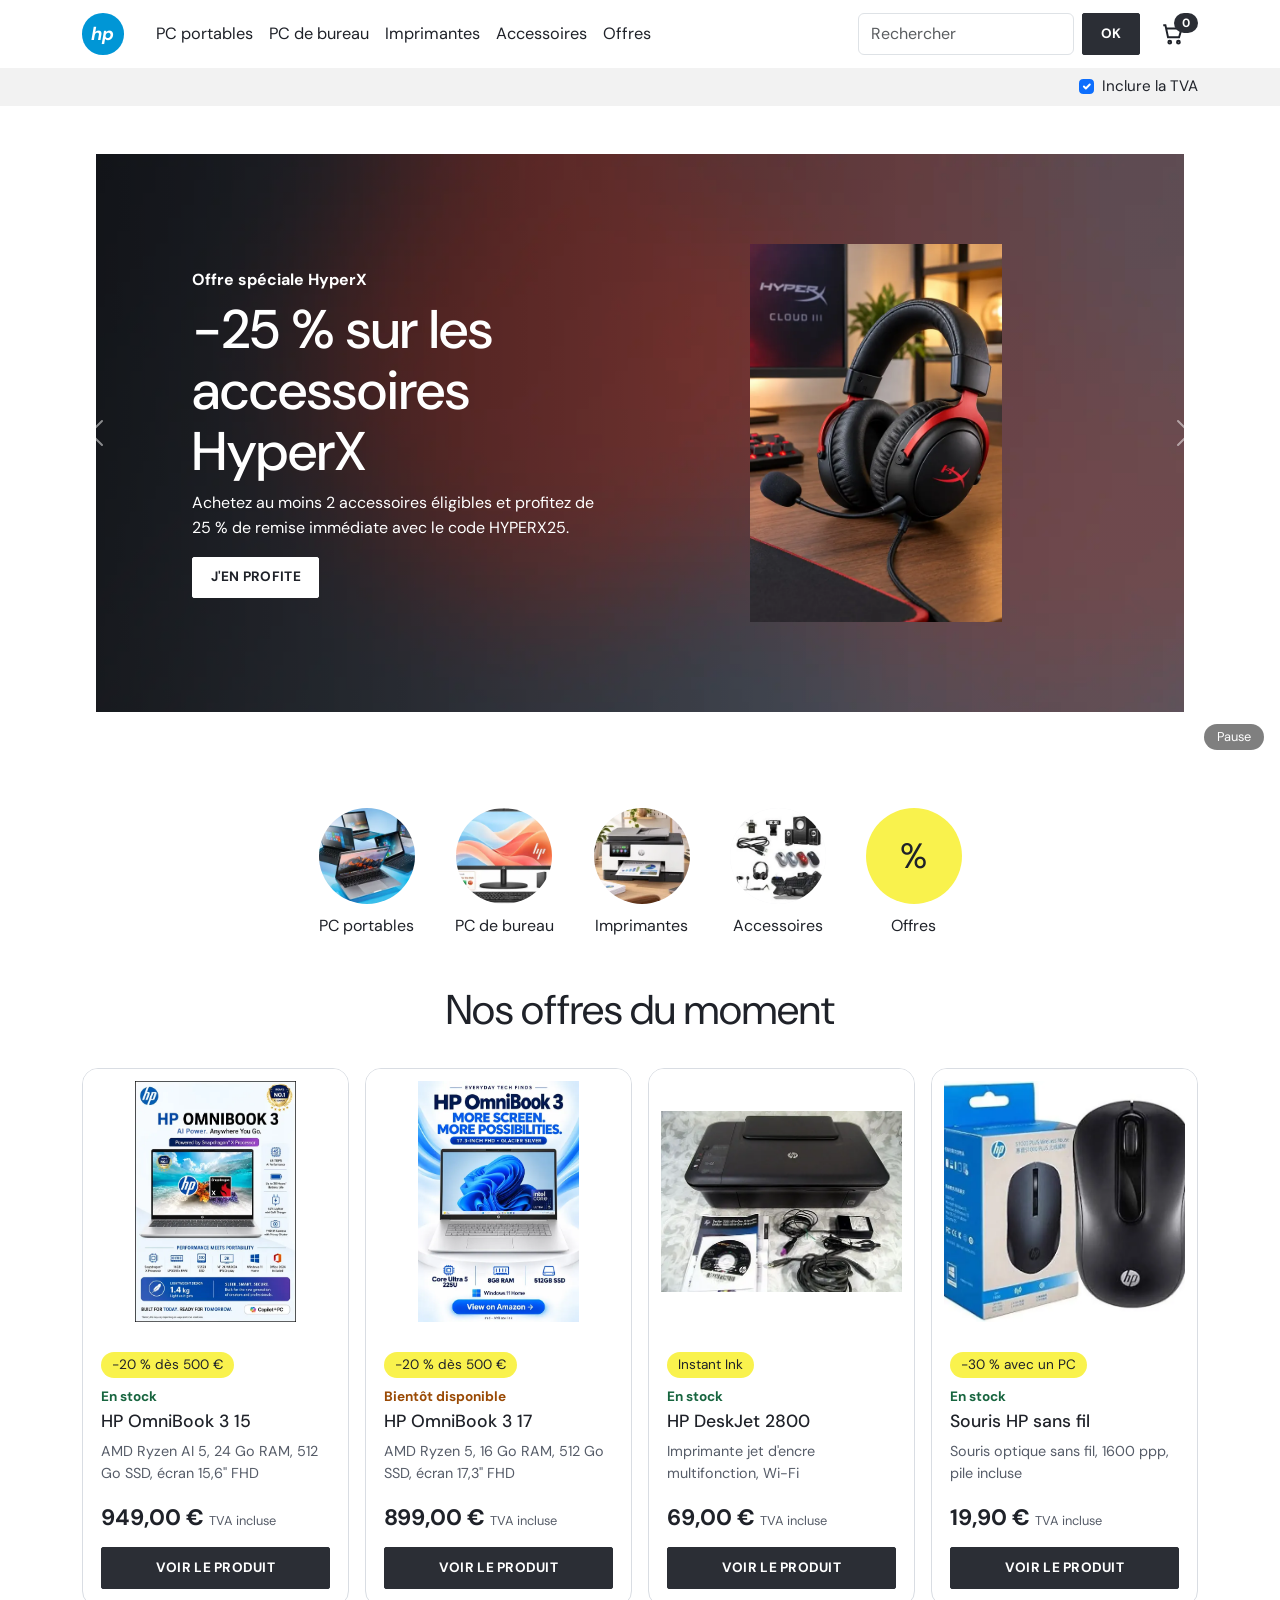
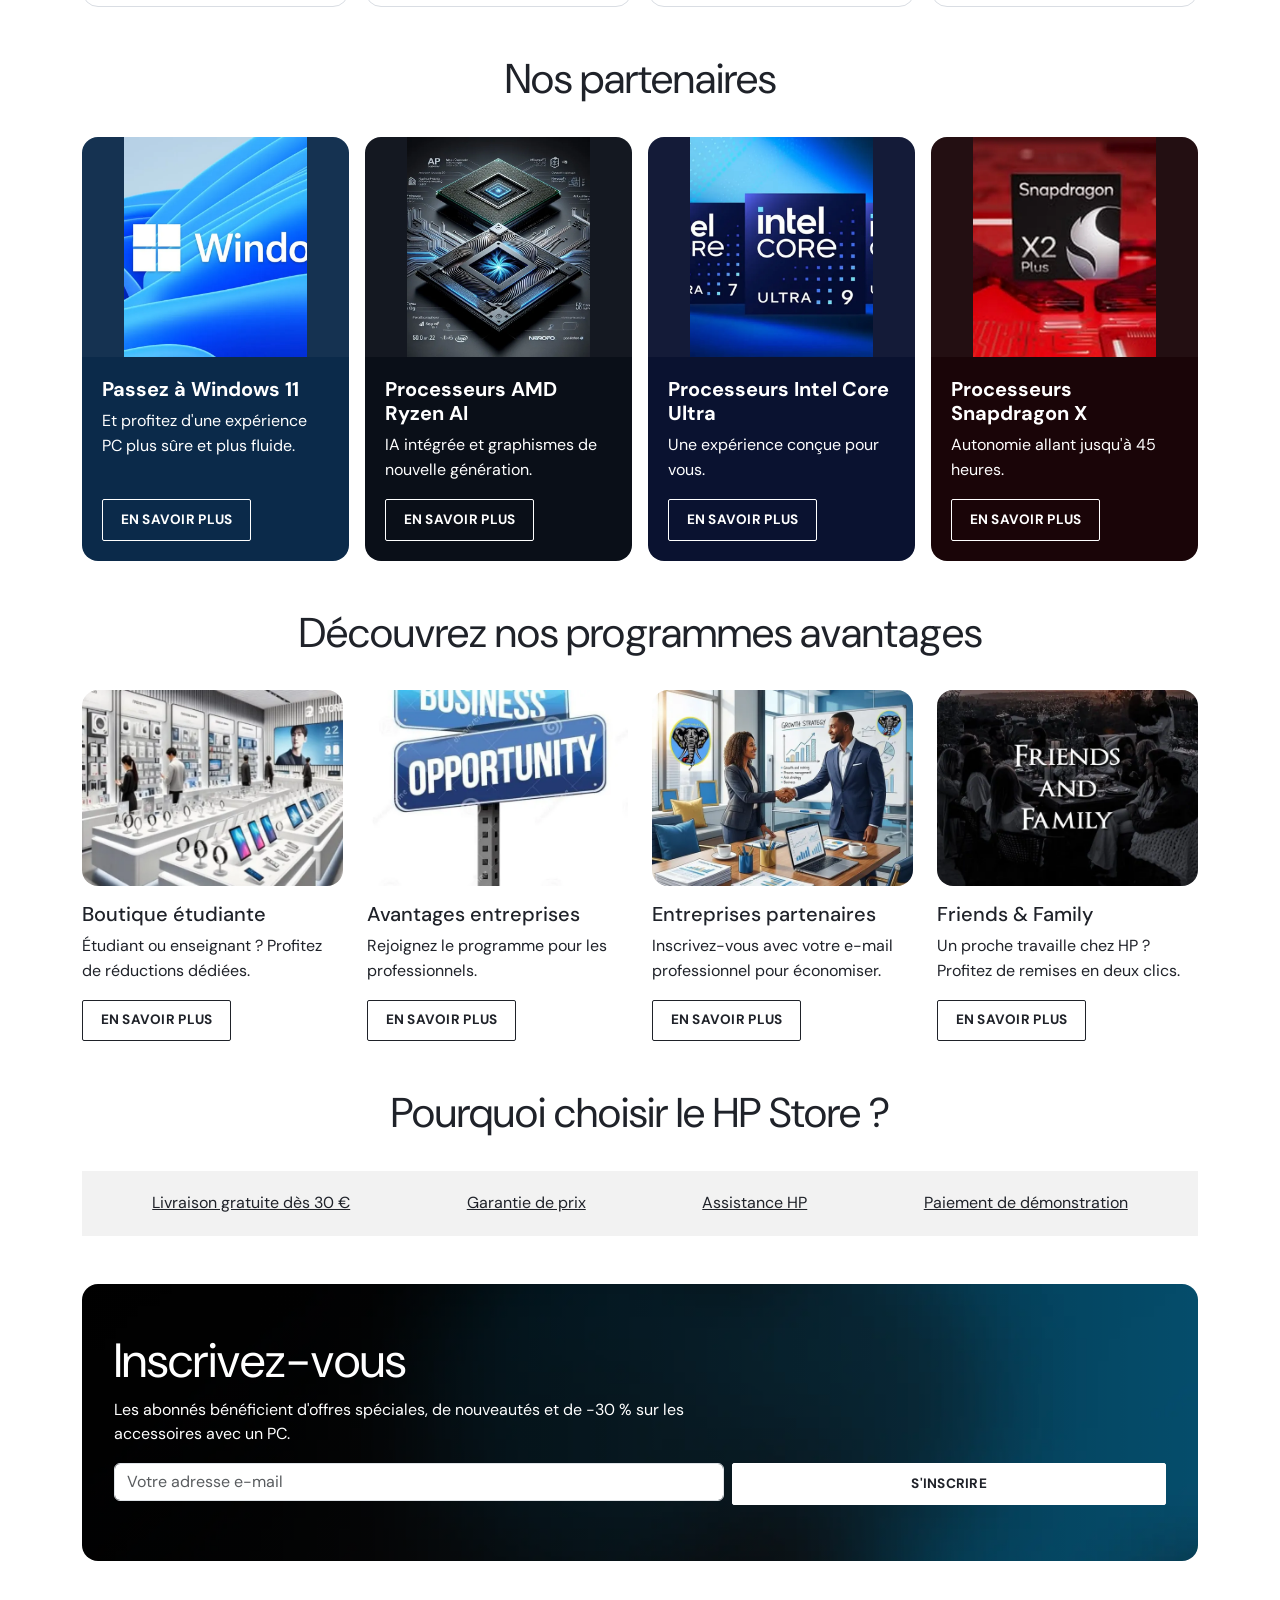
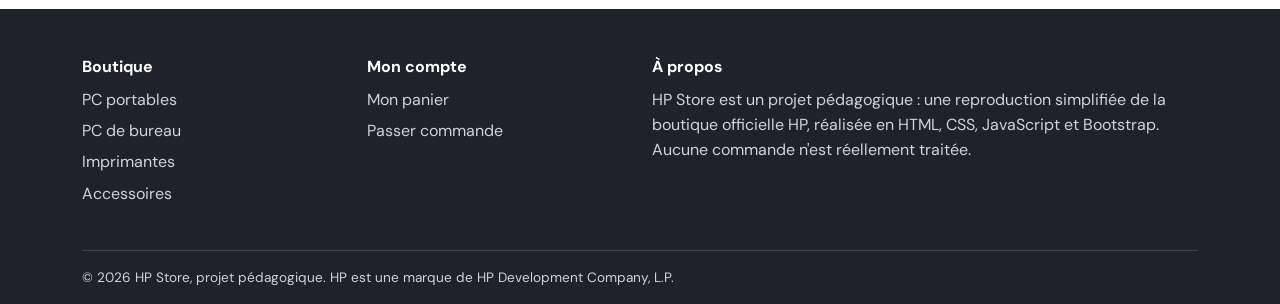
<file: index.html>
<!DOCTYPE html>
<html lang="fr">

<head>
    <meta charset="UTF-8">
    <meta name="viewport" content="width=device-width, initial-scale=1">
    <meta name="description"
        content="HP Store : PC portables, PC de bureau, imprimantes et accessoires. Projet pédagogique, reproduction simplifiée de la boutique HP.">
    <title>HP Store - Accueil</title>
    <link href="https://cdn.jsdelivr.net/npm/bootstrap@5.3.3/dist/css/bootstrap.min.css" rel="stylesheet">
    <link rel="preconnect" href="https://fonts.googleapis.com">
    <link rel="preconnect" href="https://fonts.gstatic.com" crossorigin>
    <link href="https://fonts.googleapis.com/css2?family=DM+Sans:wght@400;500;700&amp;display=swap" rel="stylesheet">
    <link href="css/style.css" rel="stylesheet">
</head>

<body>
    <a class="lien-evitement" href="#contenu">Aller au contenu</a>

    <header>
        <nav class="navbar navbar-expand-lg bg-white" aria-label="Navigation principale">
            <div class="container">
                <button class="navbar-toggler border-0" type="button" data-bs-toggle="collapse" data-bs-target="#menu"
                    aria-controls="menu" aria-expanded="false" aria-label="Ouvrir le menu">
                    <span class="navbar-toggler-icon"></span>
                </button>
                <a class="navbar-brand logo me-lg-4" href="index.html" aria-label="HP Store, retour à l'accueil">
                    <span class="logo-rond">hp</span>
                </a>
                <a class="btn-panier order-lg-last" href="pages/panier.html" aria-label="Voir mon panier">
                    <svg width="26" height="26" viewBox="0 0 24 24" fill="none" stroke="currentColor" stroke-width="1.8"
                        aria-hidden="true">
                        <path d="M3 4h2l2.4 11h10.2L20 7H6.2" />
                        <circle cx="9" cy="19.5" r="1.3" />
                        <circle cx="17" cy="19.5" r="1.3" />
                    </svg>
                    <span id="compteur-panier" class="badge rounded-pill">0</span>
                </a>
                <div class="collapse navbar-collapse" id="menu">
                    <ul class="navbar-nav me-auto mb-2 mb-lg-0">
                        <li class="nav-item"><a class="nav-link" href="pages/catalogue.html?categorie=pc-portables">PC
                                portables</a></li>
                        <li class="nav-item"><a class="nav-link" href="pages/catalogue.html?categorie=pc-bureau">PC de
                                bureau</a></li>
                        <li class="nav-item"><a class="nav-link"
                                href="pages/catalogue.html?categorie=imprimantes">Imprimantes</a></li>
                        <li class="nav-item"><a class="nav-link"
                                href="pages/catalogue.html?categorie=accessoires">Accessoires</a></li>
                        <li class="nav-item"><a class="nav-link" href="#offres">Offres</a></li>
                    </ul>
                    <form class="d-flex me-lg-3" role="search" action="pages/catalogue.html" method="get">
                        <label class="visually-hidden" for="recherche">Rechercher un produit</label>
                        <input class="form-control" id="recherche" type="search" name="q" placeholder="Rechercher">
                        <button class="btn btn-hp ms-2" type="submit">OK</button>
                    </form>
                </div>
            </div>
        </nav>
        <div class="barre-grise">
            <div class="container text-end">
                <div class="form-check d-inline-block mb-0">
                    <input class="form-check-input" type="checkbox" id="inclure-tva" checked>
                    <label class="form-check-label" for="inclure-tva">Inclure la TVA</label>
                </div>
            </div>
        </div>
    </header>

    <main id="contenu">

        <div class="p-0">
            <div id="banniere" class="carousel slide" role="region" data-bs-ride="carousel" data-bs-interval="4000"
                data-bs-pause="false" aria-label="Offres en vedette">
                <div class="carousel-indicators">
                    <button type="button" data-bs-target="#banniere" data-bs-slide-to="0" class="active"
                        aria-current="true" aria-label="Offre 1"></button>
                    <button type="button" data-bs-target="#banniere" data-bs-slide-to="1" aria-label="Offre 2"></button>
                    <button type="button" data-bs-target="#banniere" data-bs-slide-to="2" aria-label="Offre 3"></button>
                    <button type="button" data-bs-target="#banniere" data-bs-slide-to="3" aria-label="Offre 4"></button>
                    <button type="button" data-bs-target="#banniere" data-bs-slide-to="4" aria-label="Offre 5"></button>
                    <button type="button" data-bs-target="#banniere" data-bs-slide-to="5" aria-label="Offre 6"></button>
                </div>
                <div class="carousel-inner">
                    <div class="carousel-item active">
                        <div class="slide slide-gris">
                            <div class="slide-texte">
                                <p class="slide-sur">Offre spéciale HyperX</p>
                                <h1>-25 % sur les accessoires HyperX</h1>
                                <p>Achetez au moins 2 accessoires éligibles et profitez de 25 % de remise immédiate avec
                                    le code HYPERX25.</p>
                                <a class="btn btn-clair" href="pages/catalogue.html?categorie=accessoires">J'en
                                    profite</a>
                            </div>
                            <img class="visuel visuel-slide" src="images/slide-hyperx.webp"
                                alt="Casque HyperX Cloud III avec micro" width="600" height="900">
                        </div>
                    </div>
                    <div class="carousel-item">
                        <div class="slide slide-nuit">
                            <div class="slide-texte">
                                <p class="slide-sur">L'offre d'automne HP</p>
                                <h2>Jusqu'à -25 % à l'achat d'un PC et d'un autre produit</h2>
                                <p>Ajoutez un PC éligible et un accessoire à votre panier. Offres AUTOMNE20 et
                                    AUTOMNE25.</p>
                                <a class="btn btn-clair" href="pages/catalogue.html?categorie=pc-portables">Voir les PC
                                    portables</a>
                            </div>
                            <img class="visuel visuel-slide" src="images/slide-omnibook.webp"
                                alt="PC portable HP avec une souris sans fil" width="736" height="736" loading="lazy">
                        </div>
                    </div>
                    <div class="carousel-item">
                        <div class="slide slide-bleu">
                            <div class="slide-texte">
                                <p class="slide-sur">Imprimantes</p>
                                <h2>Trouvez l'imprimante idéale en quelques clics</h2>
                                <p>Jet d'encre, laser, multifonction : choisissez le modèle adapté à la maison ou au
                                    bureau.</p>
                                <a class="btn btn-clair" href="pages/catalogue.html?categorie=imprimantes">Découvrir</a>
                            </div>
                            <img class="visuel visuel-slide" src="images/slide-imprimante.webp"
                                alt="Imprimante multifonction HP sur un bureau" width="736" height="675" loading="lazy">
                        </div>
                    </div>
                    <div class="carousel-item">
                        <div class="slide slide-prune">
                            <div class="slide-texte">
                                <p class="slide-sur">Black Friday 2026</p>
                                <h2>Inscrivez-vous pour ne rien manquer</h2>
                                <p>Soyez le premier à profiter des meilleures offres de l'année.</p>
                                <a class="btn btn-clair" href="#titre-newsletter">S'inscrire</a>
                            </div>
                            <img class="visuel visuel-slide" src="images/slide-black-friday.webp"
                                alt="Affiche Black Friday : jusqu'à 80 % de réduction" width="900" height="600"
                                loading="lazy">
                        </div>
                    </div>
                    <div class="carousel-item">
                        <div class="slide slide-vert">
                            <div class="slide-texte">
                                <p class="slide-sur">Livraison</p>
                                <h2>Livraison gratuite dès 30 € d'achat</h2>
                                <p>Commandez vos produits HP et recevez-les chez vous, sans frais.</p>
                                <a class="btn btn-clair" href="pages/catalogue.html">Voir le catalogue</a>
                            </div>
                            <img class="visuel visuel-slide" src="images/slide-livraison.webp"
                                alt="Piles de cartons de PC portables HP" width="736" height="736" loading="lazy">
                        </div>
                    </div>
                    <div class="carousel-item">
                        <div class="slide slide-ardoise">
                            <div class="slide-texte">
                                <p class="slide-sur">Boutique étudiante</p>
                                <h2>Des réductions pour les étudiants</h2>
                                <p>Vous étudiez ou vous travaillez dans l'éducation ? Profitez d'offres dédiées.</p>
                                <a class="btn btn-clair" href="pages/catalogue.html?categorie=pc-portables">En savoir
                                    plus</a>
                            </div>
                            <img class="visuel visuel-slide" src="images/slide-etudiante.webp"
                                alt="Une femme travaillant sur un PC portable dans un bureau" width="900" height="900"
                                loading="lazy">
                        </div>
                    </div>
                </div>
                <button class="carousel-control-prev" type="button" data-bs-target="#banniere" data-bs-slide="prev">
                    <span class="carousel-control-prev-icon" aria-hidden="true"></span><span
                        class="visually-hidden">Précédent</span>
                </button>
                <button class="carousel-control-next" type="button" data-bs-target="#banniere" data-bs-slide="next">
                    <span class="carousel-control-next-icon" aria-hidden="true"></span><span
                        class="visually-hidden">Suivant</span>
                </button>
                <button type="button" id="pause-banniere" class="btn-pause"
                    aria-label="Mettre le défilement en pause">Pause</button>
            </div>
        </div>

        <section class="section pb-0" aria-label="Catégories">
            <div class="container">
                <ul class="liste-rondes list-unstyled">
                    <li><a href="pages/catalogue.html?categorie=pc-portables"><img class="rond"
                                src="images/categorie-pc-portables.webp" alt="" width="240" height="240"
                                loading="lazy">PC portables</a></li>
                    <li><a href="pages/catalogue.html?categorie=pc-bureau"><img class="rond"
                                src="images/categorie-pc-bureau.webp" alt="" width="240" height="240" loading="lazy">PC
                            de bureau</a></li>
                    <li><a href="pages/catalogue.html?categorie=imprimantes"><img class="rond"
                                src="images/categorie-imprimantes.webp" alt="" width="240" height="240"
                                loading="lazy">Imprimantes</a></li>
                    <li><a href="pages/catalogue.html?categorie=accessoires"><img class="rond"
                                src="images/categorie-accessoires.webp" alt="" width="240" height="240"
                                loading="lazy">Accessoires</a></li>
                    <li><a href="#offres"><span class="rond rond-jaune" aria-hidden="true">%</span>Offres</a></li>
                </ul>
            </div>
        </section>

        <section class="section" id="offres" aria-labelledby="titre-offres">
            <div class="container">
                <h2 id="titre-offres" class="titre-section">Nos offres du moment</h2>
                <div class="row g-3">
                    <div class="col-12 col-sm-6 col-lg-3">
                        <article class="carte-produit">
                            <img class="visuel visuel-contain" src="images/produit-omnibook-15.webp"
                                alt="PC portable HP OmniBook 3 15" width="467" height="700" loading="lazy">
                            <div class="corps">
                                <p class="pastille">-20 % dès 500 €</p>
                                <p class="stock stock-ok">En stock</p>
                                <h3>HP OmniBook 3 15</h3>
                                <p class="specs">AMD Ryzen AI 5, 24 Go RAM, 512 Go SSD, écran 15,6" FHD</p>
                                <p class="prix"><span class="prix-valeur" data-ttc="949">949,00 €</span> <span
                                        class="prix-etiquette">TVA incluse</span></p>
                                <a class="btn btn-hp w-100" href="pages/produit.html?id=1">Voir le produit</a>
                            </div>
                        </article>
                    </div>
                    <div class="col-12 col-sm-6 col-lg-3">
                        <article class="carte-produit">
                            <img class="visuel visuel-contain" src="images/produit-omnibook-17.webp"
                                alt="PC portable HP OmniBook 3 17" width="467" height="700" loading="lazy">
                            <div class="corps">
                                <p class="pastille">-20 % dès 500 €</p>
                                <p class="stock stock-bientot">Bientôt disponible</p>
                                <h3>HP OmniBook 3 17</h3>
                                <p class="specs">AMD Ryzen 5, 16 Go RAM, 512 Go SSD, écran 17,3" FHD</p>
                                <p class="prix"><span class="prix-valeur" data-ttc="899">899,00 €</span> <span
                                        class="prix-etiquette">TVA incluse</span></p>
                                <a class="btn btn-hp w-100" href="pages/produit.html?id=2">Voir le produit</a>
                            </div>
                        </article>
                    </div>
                    <div class="col-12 col-sm-6 col-lg-3">
                        <article class="carte-produit">
                            <img class="visuel visuel-contain" src="images/produit-deskjet-2800.webp"
                                alt="Imprimante HP DeskJet 2800 avec ses câbles" width="500" height="375"
                                loading="lazy">
                            <div class="corps">
                                <p class="pastille">Instant Ink</p>
                                <p class="stock stock-ok">En stock</p>
                                <h3>HP DeskJet 2800</h3>
                                <p class="specs">Imprimante jet d'encre multifonction, Wi-Fi</p>
                                <p class="prix"><span class="prix-valeur" data-ttc="69">69,00 €</span> <span
                                        class="prix-etiquette">TVA incluse</span></p>
                                <a class="btn btn-hp w-100" href="pages/produit.html?id=3">Voir le produit</a>
                            </div>
                        </article>
                    </div>
                    <div class="col-12 col-sm-6 col-lg-3">
                        <article class="carte-produit">
                            <img class="visuel visuel-contain" src="images/produit-souris.webp"
                                alt="Souris HP sans fil et son emballage" width="537" height="537" loading="lazy">
                            <div class="corps">
                                <p class="pastille">-30 % avec un PC</p>
                                <p class="stock stock-ok">En stock</p>
                                <h3>Souris HP sans fil</h3>
                                <p class="specs">Souris optique sans fil, 1600 ppp, pile incluse</p>
                                <p class="prix"><span class="prix-valeur" data-ttc="19.9">19,90 €</span> <span
                                        class="prix-etiquette">TVA incluse</span></p>
                                <a class="btn btn-hp w-100" href="pages/produit.html?id=4">Voir le produit</a>
                            </div>
                        </article>
                    </div>
                </div>
            </div>
        </section>

        <section class="section pt-0" aria-labelledby="titre-partenaires">
            <div class="container">
                <h2 id="titre-partenaires" class="titre-section">Nos partenaires</h2>
                <div class="row g-3">
                    <div class="col-12 col-sm-6 col-lg-3">
                        <div class="carte-sombre fond-1">
                            <img class="visuel-partenaire" src="images/partenaire-windows-11.webp" alt="Logo Windows 11"
                                width="700" height="396" loading="lazy">
                            <div class="corps-sombre">
                                <h3>Passez à Windows 11</h3>
                                <p>Et profitez d'une expérience PC plus sûre et plus fluide.</p>
                                <a class="btn btn-contour-clair" href="pages/catalogue.html?categorie=pc-portables">En
                                    savoir plus</a>
                            </div>
                        </div>
                    </div>
                    <div class="col-12 col-sm-6 col-lg-3">
                        <div class="carte-sombre fond-2">
                            <img class="visuel-partenaire" src="images/partenaire-amd.webp"
                                alt="Processeur AMD Ryzen AI" width="700" height="700" loading="lazy">
                            <div class="corps-sombre">
                                <h3>Processeurs AMD Ryzen AI</h3>
                                <p>IA intégrée et graphismes de nouvelle génération.</p>
                                <a class="btn btn-contour-clair" href="pages/catalogue.html?categorie=pc-portables">En
                                    savoir plus</a>
                            </div>
                        </div>
                    </div>
                    <div class="col-12 col-sm-6 col-lg-3">
                        <div class="carte-sombre fond-3">
                            <img class="visuel-partenaire" src="images/partenaire-intel.webp"
                                alt="Processeurs Intel Core Ultra" width="700" height="389" loading="lazy">
                            <div class="corps-sombre">
                                <h3>Processeurs Intel Core Ultra</h3>
                                <p>Une expérience conçue pour vous.</p>
                                <a class="btn btn-contour-clair" href="pages/catalogue.html?categorie=pc-bureau">En
                                    savoir plus</a>
                            </div>
                        </div>
                    </div>
                    <div class="col-12 col-sm-6 col-lg-3">
                        <div class="carte-sombre fond-4">
                            <img class="visuel-partenaire" src="images/partenaire-snapdragon.webp"
                                alt="Processeur Snapdragon X2 Plus" width="236" height="177" loading="lazy">
                            <div class="corps-sombre">
                                <h3>Processeurs Snapdragon X</h3>
                                <p>Autonomie allant jusqu'à 45 heures.</p>
                                <a class="btn btn-contour-clair" href="pages/catalogue.html?categorie=pc-portables">En
                                    savoir plus</a>
                            </div>
                        </div>
                    </div>
                </div>
            </div>
        </section>

        <section class="section pt-0" aria-labelledby="titre-programmes">
            <div class="container">
                <h2 id="titre-programmes" class="titre-section">Découvrez nos programmes avantages</h2>
                <div class="row g-4">
                    <div class="col-12 col-sm-6 col-lg-3">
                        <img class="visuel visuel-programme" src="images/programme-etudiant.webp"
                            alt="Boutique de produits technologiques" width="445" height="700" loading="lazy">
                        <h3 class="titre-programme">Boutique étudiante</h3>
                        <p>Étudiant ou enseignant ? Profitez de réductions dédiées.</p>
                        <a class="btn btn-contour" href="pages/catalogue.html">En savoir plus</a>
                    </div>
                    <div class="col-12 col-sm-6 col-lg-3">
                        <img class="visuel visuel-programme" src="images/programme-entreprises.webp"
                            alt="Panneau Business Opportunity" width="609" height="700" loading="lazy">
                        <h3 class="titre-programme">Avantages entreprises</h3>
                        <p>Rejoignez le programme pour les professionnels.</p>
                        <a class="btn btn-contour" href="pages/catalogue.html">En savoir plus</a>
                    </div>
                    <div class="col-12 col-sm-6 col-lg-3">
                        <img class="visuel visuel-programme" src="images/programme-partenaires.webp"
                            alt="Deux professionnels qui se serrent la main devant un tableau de stratégie" width="700"
                            height="700" loading="lazy">
                        <h3 class="titre-programme">Entreprises partenaires</h3>
                        <p>Inscrivez-vous avec votre e-mail professionnel pour économiser.</p>
                        <a class="btn btn-contour" href="pages/catalogue.html">En savoir plus</a>
                    </div>
                    <div class="col-12 col-sm-6 col-lg-3">
                        <img class="visuel visuel-programme" src="images/programme-friends.webp"
                            alt="Friends and Family" width="700" height="700" loading="lazy">
                        <h3 class="titre-programme">Friends &amp; Family</h3>
                        <p>Un proche travaille chez HP ? Profitez de remises en deux clics.</p>
                        <a class="btn btn-contour" href="pages/catalogue.html">En savoir plus</a>
                    </div>
                </div>
            </div>
        </section>

        <section class="section pt-0" aria-labelledby="titre-avantages">
            <div class="container">
                <h2 id="titre-avantages" class="titre-section">Pourquoi choisir le HP Store ?</h2>
                <ul class="liste-avantages list-unstyled">
                    <li>Livraison gratuite dès 30 €</li>
                    <li>Garantie de prix</li>
                    <li>Assistance HP</li>
                    <li>Paiement de démonstration</li>
                </ul>
            </div>
        </section>

        <section class="container pb-5" aria-labelledby="titre-newsletter">
            <div class="bloc-newsletter">
                <h2 id="titre-newsletter">Inscrivez-vous</h2>
                <p>Les abonnés bénéficient d'offres spéciales, de nouveautés et de -30 % sur les accessoires avec un PC.
                </p>
                <form id="form-newsletter" class="row g-2">
                    <div class="col-12 col-md-7">
                        <label class="visually-hidden" for="email-newsletter">Votre adresse e-mail</label>
                        <input class="form-control" id="email-newsletter" type="email" name="email"
                            placeholder="Votre adresse e-mail" required>
                    </div>
                    <div class="col-12 col-md-5">
                        <button class="btn btn-clair w-100" type="submit">S'inscrire</button>
                    </div>
                </form>
                <p id="message-newsletter" class="mt-2 mb-0" role="status"></p>
            </div>
        </section>

    </main>

    <footer class="pied">
        <div class="container">
            <div class="row g-4">
                <div class="col-6 col-md-3">
                    <h2 class="h6">Boutique</h2>
                    <ul class="list-unstyled">
                        <li><a href="pages/catalogue.html?categorie=pc-portables">PC portables</a></li>
                        <li><a href="pages/catalogue.html?categorie=pc-bureau">PC de bureau</a></li>
                        <li><a href="pages/catalogue.html?categorie=imprimantes">Imprimantes</a></li>
                        <li><a href="pages/catalogue.html?categorie=accessoires">Accessoires</a></li>
                    </ul>
                </div>
                <div class="col-6 col-md-3">
                    <h2 class="h6">Mon compte</h2>
                    <ul class="list-unstyled">
                        <li><a href="pages/panier.html">Mon panier</a></li>
                        <li><a href="pages/commande.html">Passer commande</a></li>
                    </ul>
                </div>
                <div class="col-12 col-md-6">
                    <h2 class="h6">À propos</h2>
                    <p>HP Store est un projet pédagogique : une reproduction simplifiée de la boutique officielle HP,
                        réalisée en HTML, CSS, JavaScript et Bootstrap. Aucune commande n'est réellement traitée.</p>
                </div>
            </div>
            <p class="copyright">&copy; 2026 HP Store, projet pédagogique. HP est une marque de HP Development Company,
                L.P.</p>
        </div>
    </footer>

    <script src="https://cdn.jsdelivr.net/npm/bootstrap@5.3.3/dist/js/bootstrap.bundle.min.js"></script>
    <script src="js/main.js"></script>
</body>

</html>
</file>
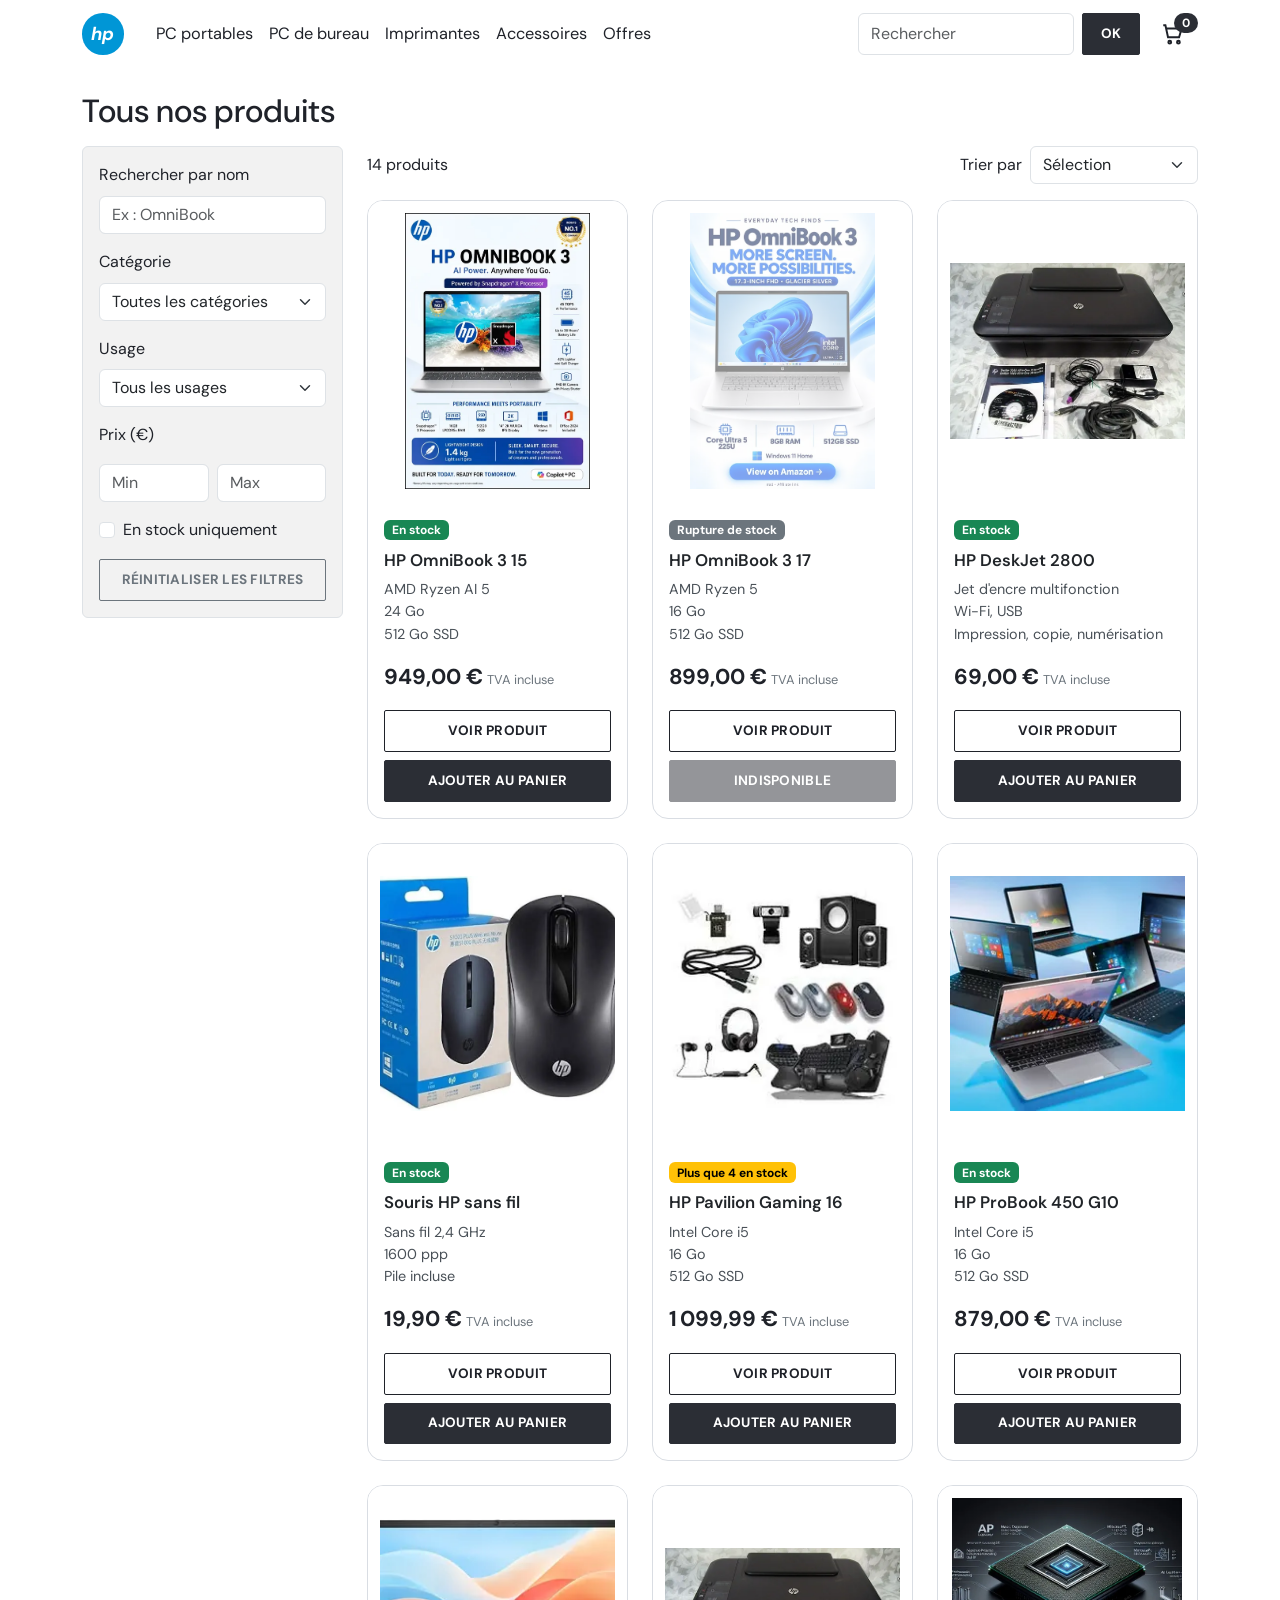
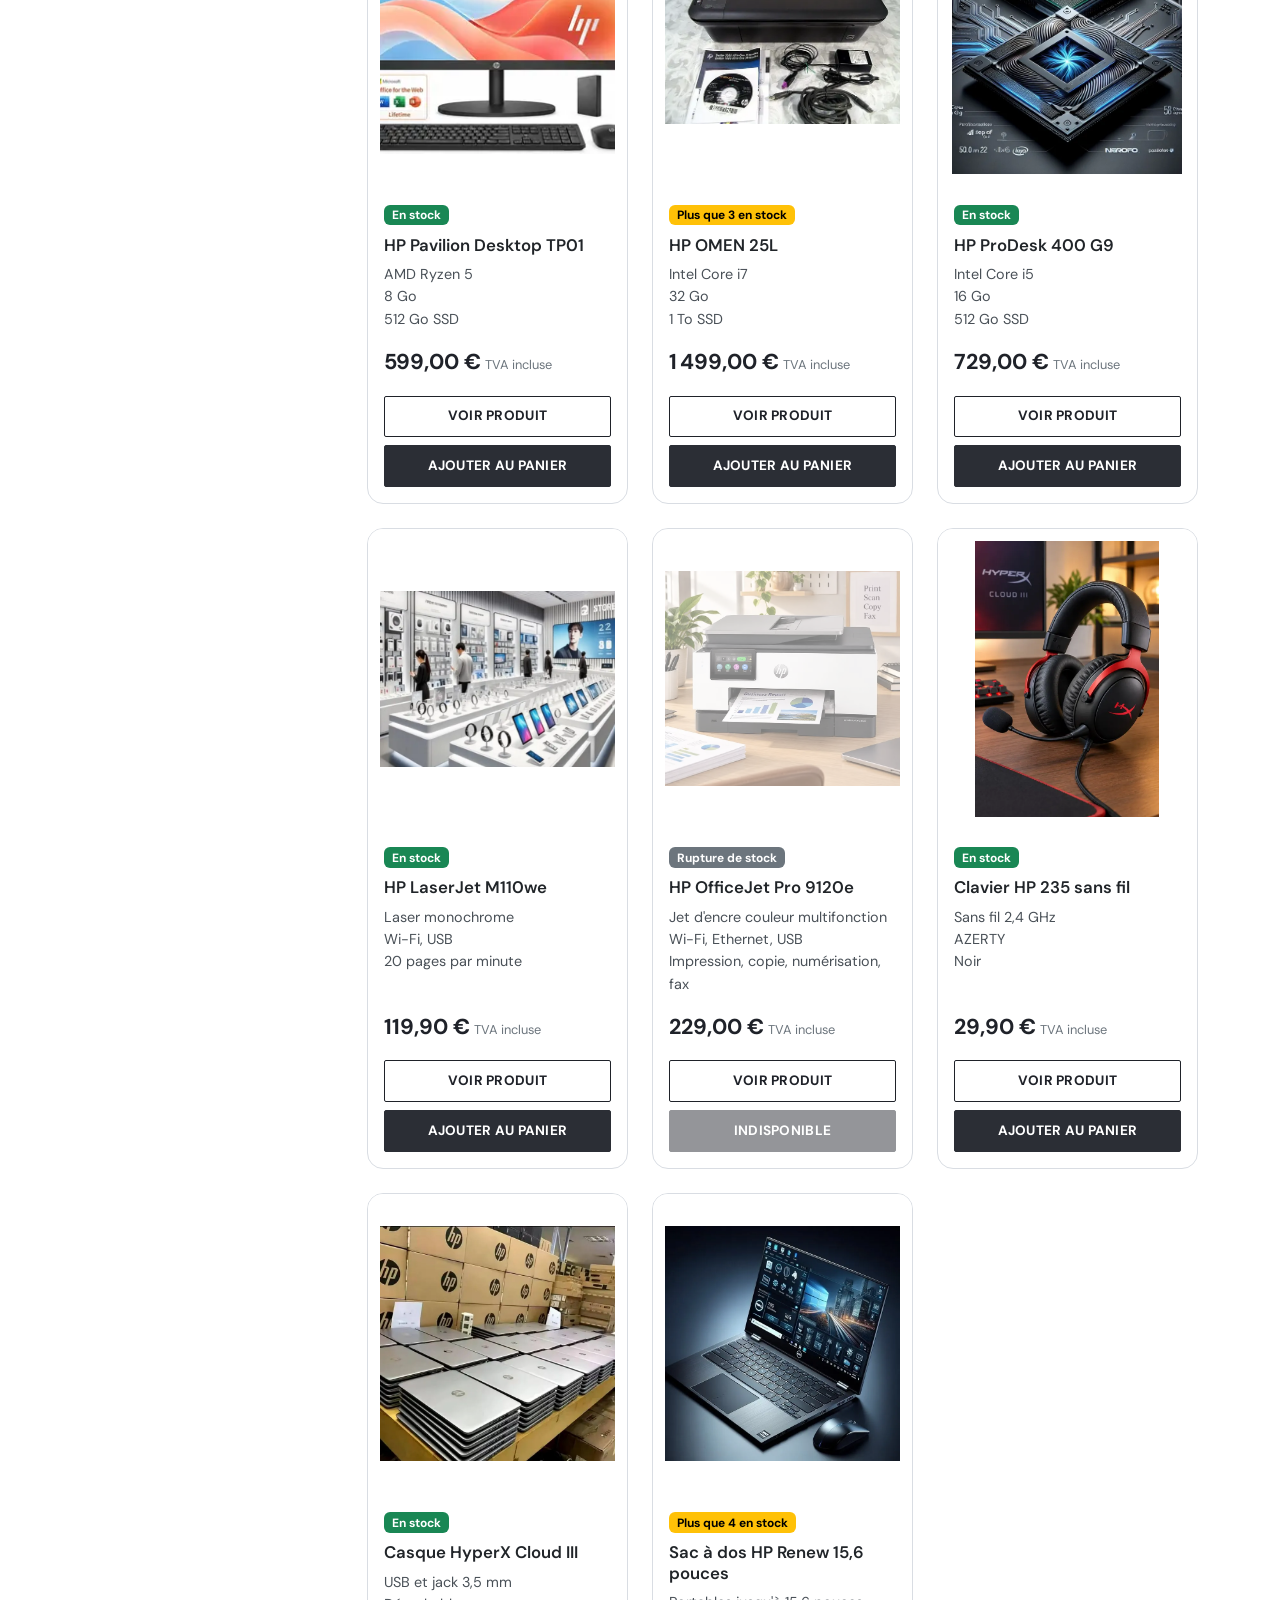
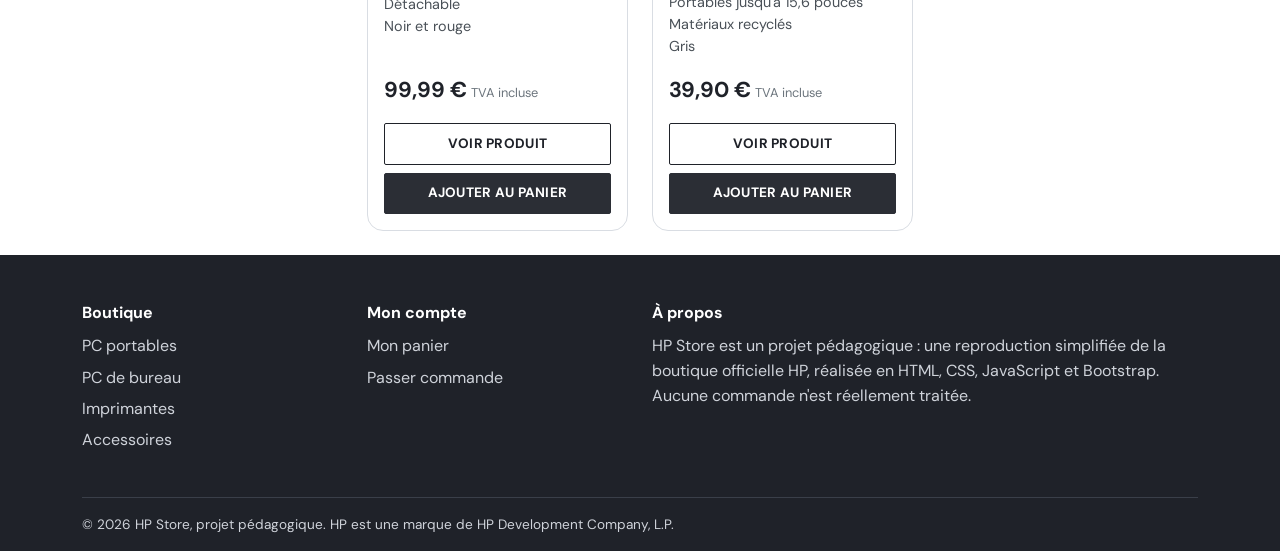
<file: pages/catalogue.html>
<!DOCTYPE html>
<html lang="fr">
<head>
    <meta charset="utf-8">
    <meta name="viewport" content="width=device-width, initial-scale=1">
    <title>Catalogue - HP Store</title>
    <meta name="description" content="Découvrez nos PC portables, PC de bureau, imprimantes et accessoires HP.">
    <link href="https://cdn.jsdelivr.net/npm/bootstrap@5.3.3/dist/css/bootstrap.min.css" rel="stylesheet">
    <link rel="preconnect" href="https://fonts.googleapis.com">
    <link rel="preconnect" href="https://fonts.gstatic.com" crossorigin>
    <link href="https://fonts.googleapis.com/css2?family=DM+Sans:wght@400;500;700&amp;display=swap" rel="stylesheet">
    <link href="../css/style.css" rel="stylesheet">
    <link href="../css/catalogue.css" rel="stylesheet">
</head>
<body>
    <a class="lien-evitement" href="#contenu">Aller au contenu</a>

    <header>
        <nav class="navbar navbar-expand-lg bg-white" aria-label="Navigation principale">
            <div class="container">
                <button class="navbar-toggler border-0" type="button" data-bs-toggle="collapse" data-bs-target="#menu"
                    aria-controls="menu" aria-expanded="false" aria-label="Ouvrir le menu">
                    <span class="navbar-toggler-icon"></span>
                </button>
                <a class="navbar-brand logo me-lg-4" href="../index.html" aria-label="HP Store, retour à l'accueil">
                    <span class="logo-rond">hp</span>
                </a>
                <a class="btn-panier order-lg-last" href="panier.html" aria-label="Voir mon panier">
                    <svg width="26" height="26" viewBox="0 0 24 24" fill="none" stroke="currentColor" stroke-width="1.8"
                        aria-hidden="true">
                        <path d="M3 4h2l2.4 11h10.2L20 7H6.2" />
                        <circle cx="9" cy="19.5" r="1.3" />
                        <circle cx="17" cy="19.5" r="1.3" />
                    </svg>
                    <span id="compteur-panier" class="badge rounded-pill">0</span>
                </a>
                <div class="collapse navbar-collapse" id="menu">
                    <ul class="navbar-nav me-auto mb-2 mb-lg-0">
                        <li class="nav-item"><a class="nav-link" href="catalogue.html?categorie=pc-portables">PC portables</a></li>
                        <li class="nav-item"><a class="nav-link" href="catalogue.html?categorie=pc-bureau">PC de bureau</a></li>
                        <li class="nav-item"><a class="nav-link" href="catalogue.html?categorie=imprimantes">Imprimantes</a></li>
                        <li class="nav-item"><a class="nav-link" href="catalogue.html?categorie=accessoires">Accessoires</a></li>
                        <li class="nav-item"><a class="nav-link" href="../index.html#offres">Offres</a></li>
                    </ul>
                    <form class="d-flex me-lg-3" role="search" action="catalogue.html" method="get">
                        <label class="visually-hidden" for="recherche">Rechercher un produit</label>
                        <input class="form-control" id="recherche" type="search" name="q" placeholder="Rechercher">
                        <button class="btn btn-hp ms-2" type="submit">OK</button>
                    </form>
                </div>
            </div>
        </nav>
    </header>

    <main id="contenu" class="container py-4">
        <h1 class="h2 mb-3">Tous nos produits</h1>

        <div class="row g-4">

            <!-- Filtres -->
            <aside class="col-lg-3" aria-label="Filtres">
                <button class="btn btn-contour w-100 d-lg-none mb-3" type="button" data-bs-toggle="collapse"
                    data-bs-target="#panneau-filtres" aria-expanded="false" aria-controls="panneau-filtres">
                    Afficher les filtres
                </button>
                <div class="collapse d-lg-block" id="panneau-filtres">
                    <form id="formulaire-filtres" class="panneau-filtres p-3 border rounded" novalidate>
                        <div class="mb-3">
                            <label for="filtre-recherche" class="form-label">Rechercher par nom</label>
                            <input type="search" class="form-control" id="filtre-recherche" placeholder="Ex : OmniBook">
                        </div>
                        <div class="mb-3">
                            <label for="filtre-categorie" class="form-label">Catégorie</label>
                            <select class="form-select" id="filtre-categorie">
                                <option value="">Toutes les catégories</option>
                                <option value="pc-portables">PC portables</option>
                                <option value="pc-bureau">PC de bureau</option>
                                <option value="imprimantes">Imprimantes</option>
                                <option value="accessoires">Accessoires</option>
                            </select>
                        </div>
                        <div class="mb-3">
                            <label for="filtre-usage" class="form-label">Usage</label>
                            <select class="form-select" id="filtre-usage">
                                <option value="">Tous les usages</option>
                                <option value="maison">Maison</option>
                                <option value="pro">Professionnel</option>
                                <option value="gaming">Gaming</option>
                            </select>
                        </div>
                        <fieldset class="mb-3">
                            <legend class="form-label fs-6">Prix (€)</legend>
                            <div class="row g-2">
                                <div class="col-6">
                                    <label for="filtre-prix-min" class="visually-hidden">Prix minimum</label>
                                    <input type="number" class="form-control" id="filtre-prix-min" min="0" step="1" placeholder="Min">
                                </div>
                                <div class="col-6">
                                    <label for="filtre-prix-max" class="visually-hidden">Prix maximum</label>
                                    <input type="number" class="form-control" id="filtre-prix-max" min="0" step="1" placeholder="Max">
                                </div>
                            </div>
                        </fieldset>
                        <div class="form-check mb-3">
                            <input class="form-check-input" type="checkbox" id="filtre-dispo">
                            <label class="form-check-label" for="filtre-dispo">En stock uniquement</label>
                        </div>
                        <button type="button" class="btn btn-outline-secondary w-100" id="btn-reinitialiser">Réinitialiser les filtres</button>
                    </form>
                </div>
            </aside>

            <!-- Résultats -->
            <section class="col-lg-9" aria-label="Résultats">
                <div class="d-flex flex-wrap justify-content-between align-items-center gap-2 mb-3">
                    <p class="mb-0" id="compteur-resultats" aria-live="polite"></p>
                    <div class="d-flex align-items-center gap-2">
                        <label for="tri" class="form-label mb-0 text-nowrap">Trier par</label>
                        <select class="form-select" id="tri">
                            <option value="pertinence">Sélection</option>
                            <option value="prix-asc">Prix croissant</option>
                            <option value="prix-desc">Prix décroissant</option>
                            <option value="nom">Nom (A-Z)</option>
                        </select>
                    </div>
                </div>

                <div class="alert alert-danger d-none" id="message-erreur" role="alert"></div>

                <div class="row row-cols-1 row-cols-sm-2 row-cols-xl-3 g-4" id="liste-produits"></div>

                <div class="text-center py-5 d-none" id="aucun-resultat">
                    <p class="fs-5 mb-1">Aucun produit ne correspond à votre recherche.</p>
                    <p class="text-body-secondary">Modifiez vos critères ou réinitialisez les filtres.</p>
                    <button type="button" class="btn btn-hp" id="btn-reinitialiser-vide">Réinitialiser les filtres</button>
                </div>
            </section>
        </div>
    </main>

    <!-- Confirmation d'ajout au panier -->
    <div class="toast-container position-fixed bottom-0 end-0 p-3">
        <div class="toast" id="toast-panier" role="status" aria-live="polite" aria-atomic="true">
            <div class="toast-body d-flex justify-content-between align-items-center gap-3">
                <span id="toast-message"></span>
                <a class="btn btn-sm btn-hp" href="panier.html">Voir le panier</a>
            </div>
        </div>
    </div>

    <footer class="pied">
        <div class="container">
            <div class="row g-4">
                <div class="col-6 col-md-3">
                    <h2 class="h6">Boutique</h2>
                    <ul class="list-unstyled">
                        <li><a href="catalogue.html?categorie=pc-portables">PC portables</a></li>
                        <li><a href="catalogue.html?categorie=pc-bureau">PC de bureau</a></li>
                        <li><a href="catalogue.html?categorie=imprimantes">Imprimantes</a></li>
                        <li><a href="catalogue.html?categorie=accessoires">Accessoires</a></li>
                    </ul>
                </div>
                <div class="col-6 col-md-3">
                    <h2 class="h6">Mon compte</h2>
                    <ul class="list-unstyled">
                        <li><a href="panier.html">Mon panier</a></li>
                        <li><a href="commande.html">Passer commande</a></li>
                    </ul>
                </div>
                <div class="col-12 col-md-6">
                    <h2 class="h6">À propos</h2>
                    <p>HP Store est un projet pédagogique : une reproduction simplifiée de la boutique officielle HP,
                        réalisée en HTML, CSS, JavaScript et Bootstrap. Aucune commande n'est réellement traitée.</p>
                </div>
            </div>
            <p class="copyright">&copy; 2026 HP Store, projet pédagogique. HP est une marque de HP Development Company, L.P.</p>
        </div>
    </footer>

    <script src="../js/main.js"></script>
    <script src="../js/panier.js"></script>
    <script src="../js/catalogue.js"></script>
    <script src="https://cdn.jsdelivr.net/npm/bootstrap@5.3.3/dist/js/bootstrap.bundle.min.js"></script>
</body>
</html>
</file>
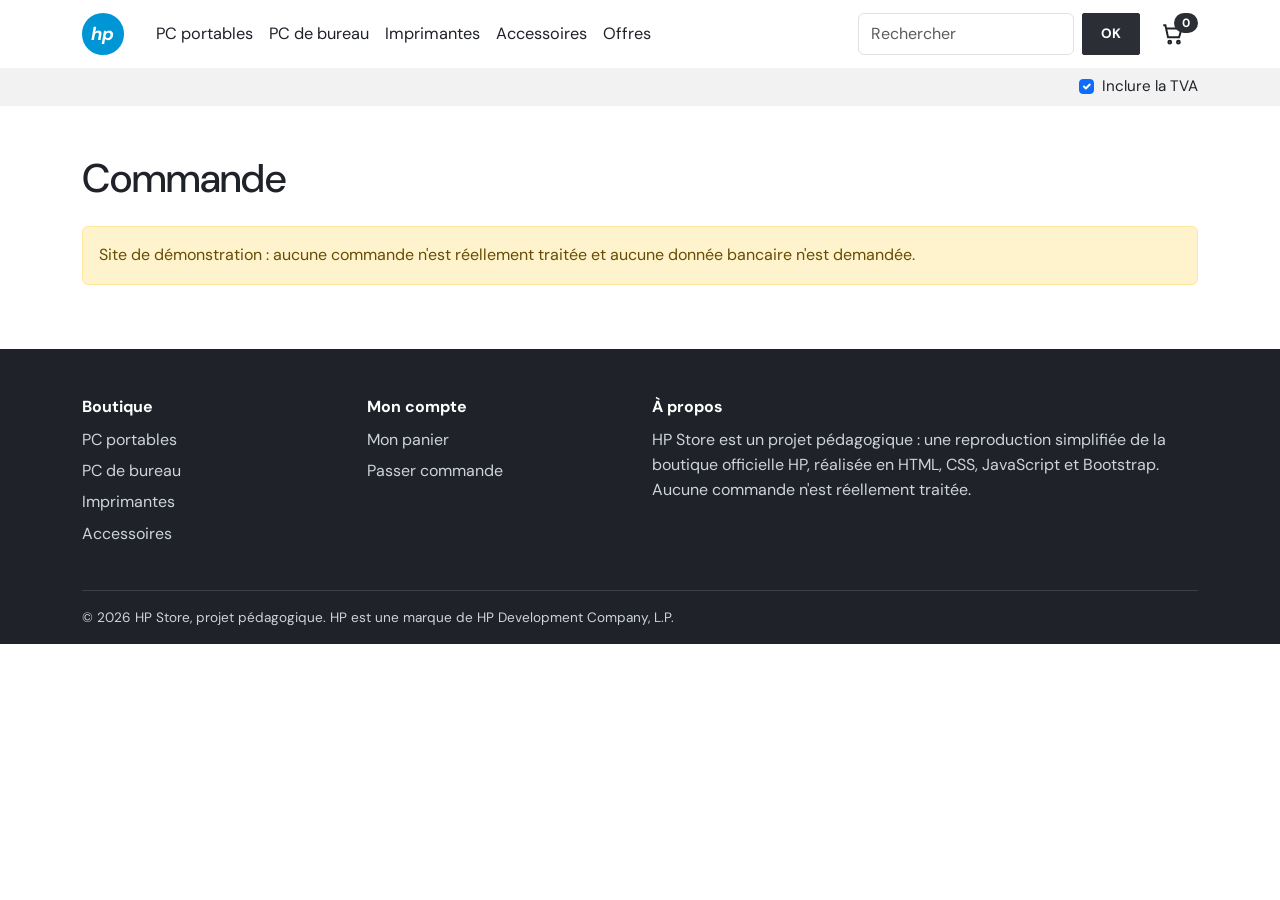
<file: pages/commande.html>
<!DOCTYPE html>
<html lang="fr">

<head>
    <meta charset="UTF-8">
    <meta name="viewport" content="width=device-width, initial-scale=1">
    <!-- À CHANGER : description et titre de la page -->
    <meta name="description" content="HP Store : finalisez votre commande (démonstration).">
    <title>HP Store - Commande</title>
    <link href="https://cdn.jsdelivr.net/npm/bootstrap@5.3.3/dist/css/bootstrap.min.css" rel="stylesheet">
    <link rel="preconnect" href="https://fonts.googleapis.com">
    <link rel="preconnect" href="https://fonts.gstatic.com" crossorigin>
    <link href="https://fonts.googleapis.com/css2?family=DM+Sans:wght@400;500;700&amp;display=swap" rel="stylesheet">
    <link href="../css/style.css" rel="stylesheet">
    <link href="../css/commande.css" rel="stylesheet">
</head>

<body>
    <a class="lien-evitement" href="#contenu">Aller au contenu</a>

    <!-- ===== EN-TÊTE : ne pas modifier, identique sur toutes les pages ===== -->
    <header>
        <nav class="navbar navbar-expand-lg bg-white" aria-label="Navigation principale">
            <div class="container">
                <button class="navbar-toggler border-0" type="button" data-bs-toggle="collapse" data-bs-target="#menu"
                    aria-controls="menu" aria-expanded="false" aria-label="Ouvrir le menu">
                    <span class="navbar-toggler-icon"></span>
                </button>
                <a class="navbar-brand logo me-lg-4" href="../index.html" aria-label="HP Store, retour à l'accueil">
                    <span class="logo-rond">hp</span>
                </a>
                <a class="btn-panier order-lg-last" href="panier.html" aria-label="Voir mon panier">
                    <svg width="26" height="26" viewBox="0 0 24 24" fill="none" stroke="currentColor" stroke-width="1.8"
                        aria-hidden="true">
                        <path d="M3 4h2l2.4 11h10.2L20 7H6.2" />
                        <circle cx="9" cy="19.5" r="1.3" />
                        <circle cx="17" cy="19.5" r="1.3" />
                    </svg>
                    <span id="compteur-panier" class="badge rounded-pill">0</span>
                </a>
                <div class="collapse navbar-collapse" id="menu">
                    <ul class="navbar-nav me-auto mb-2 mb-lg-0">
                        <li class="nav-item"><a class="nav-link" href="catalogue.html?categorie=pc-portables">PC
                                portables</a></li>
                        <li class="nav-item"><a class="nav-link" href="catalogue.html?categorie=pc-bureau">PC de
                                bureau</a></li>
                        <li class="nav-item"><a class="nav-link"
                                href="catalogue.html?categorie=imprimantes">Imprimantes</a></li>
                        <li class="nav-item"><a class="nav-link"
                                href="catalogue.html?categorie=accessoires">Accessoires</a></li>
                        <li class="nav-item"><a class="nav-link" href="../index.html#offres">Offres</a></li>
                    </ul>
                    <form class="d-flex me-lg-3" role="search" action="catalogue.html" method="get">
                        <label class="visually-hidden" for="recherche">Rechercher un produit</label>
                        <input class="form-control" id="recherche" type="search" name="q" placeholder="Rechercher">
                        <button class="btn btn-hp ms-2" type="submit">OK</button>
                    </form>
                </div>
            </div>
        </nav>
        <div class="barre-grise">
            <div class="container text-end">
                <div class="form-check d-inline-block mb-0">
                    <input class="form-check-input" type="checkbox" id="inclure-tva" checked>
                    <label class="form-check-label" for="inclure-tva">Inclure la TVA</label>
                </div>
            </div>
        </div>
    </header>

    <!-- ===== CONTENU DE LA PAGE : c'est ici que vous travaillez ===== -->
    <main id="contenu">
        <div class="container py-5">
            <h1 class="mb-4">Commande</h1>
            <p class="alert alert-warning">Site de démonstration : aucune commande n'est réellement traitée et aucune
                donnée bancaire n'est demandée.</p>

            <div id="panier-vide" class="text-center py-5" hidden>
                <p class="lead">Votre panier est vide.</p>
                <a class="btn btn-hp" href="catalogue.html">Voir le catalogue</a>
            </div>

            <div id="confirmation" class="text-center py-5" role="status" hidden>
                <h2>Merci pour votre commande !</h2>
                <p>Numéro de commande : <strong id="numero-commande"></strong></p>
                <p id="message-confirmation"></p>
                <p class="text-secondary">Rappel : il s'agit d'une démonstration, rien ne sera livré ni facturé.</p>
                <a class="btn btn-hp" href="../index.html">Retour à l'accueil</a>
            </div>

            <div id="zone-commande" class="row g-4" hidden>
                <div class="col-lg-7">
                    <form id="form-commande" class="needs-validation" novalidate>
                        <fieldset class="mb-4">
                            <legend class="h4">Coordonnées</legend>
                            <div class="row g-3">
                                <div class="col-md-6">
                                    <label class="form-label" for="prenom">Prénom</label>
                                    <input class="form-control" id="prenom" name="prenom" type="text"
                                        autocomplete="given-name" required>
                                    <div class="invalid-feedback">Veuillez saisir votre prénom.</div>
                                </div>
                                <div class="col-md-6">
                                    <label class="form-label" for="nom">Nom</label>
                                    <input class="form-control" id="nom" name="nom" type="text"
                                        autocomplete="family-name" required>
                                    <div class="invalid-feedback">Veuillez saisir votre nom.</div>
                                </div>
                                <div class="col-md-6">
                                    <label class="form-label" for="email">Adresse e-mail</label>
                                    <input class="form-control" id="email" name="email" type="email"
                                        autocomplete="email" required>
                                    <div class="invalid-feedback">Veuillez saisir une adresse e-mail valide.</div>
                                </div>
                                <div class="col-md-6">
                                    <label class="form-label" for="telephone">Téléphone</label>
                                    <input class="form-control" id="telephone" name="telephone" type="tel"
                                        autocomplete="tel" pattern="[0-9 +]{8,16}" required>
                                    <div class="invalid-feedback">Veuillez saisir un numéro valide (chiffres, espaces ou
                                        +).</div>
                                </div>
                            </div>
                        </fieldset>

                        <fieldset class="mb-4">
                            <legend class="h4">Adresse de livraison</legend>
                            <div class="row g-3">
                                <div class="col-12">
                                    <label class="form-label" for="adresse">Adresse</label>
                                    <input class="form-control" id="adresse" name="adresse" type="text"
                                        autocomplete="address-line1" required>
                                    <div class="invalid-feedback">Veuillez saisir votre adresse.</div>
                                </div>
                                <div class="col-md-5">
                                    <label class="form-label" for="ville">Ville</label>
                                    <input class="form-control" id="ville" name="ville" type="text"
                                        autocomplete="address-level2" required>
                                    <div class="invalid-feedback">Veuillez saisir votre ville.</div>
                                </div>
                                <div class="col-md-3">
                                    <label class="form-label" for="code-postal">Code postal</label>
                                    <input class="form-control" id="code-postal" name="code-postal" type="text"
                                        autocomplete="postal-code" pattern="[0-9A-Za-z -]{3,10}">
                                    <div class="invalid-feedback">Code postal invalide.</div>
                                </div>
                                <div class="col-md-4">
                                    <label class="form-label" for="pays">Pays</label>
                                    <select class="form-select" id="pays" name="pays" autocomplete="country-name"
                                        required>
                                        <option value="">Choisir...</option>
                                        <option>Cameroun</option>
                                        <option>France</option>
                                        <option>Belgique</option>
                                        <option>Autre</option>
                                    </select>
                                    <div class="invalid-feedback">Veuillez choisir un pays.</div>
                                </div>
                            </div>
                        </fieldset>

                        <fieldset class="mb-4">
                            <legend class="h4">Paiement (démonstration)</legend>
                            <div class="form-check">
                                <input class="form-check-input" type="radio" name="paiement" id="paiement-livraison"
                                    value="livraison" checked>
                                <label class="form-check-label" for="paiement-livraison">Paiement à la livraison</label>
                            </div>
                            <div class="form-check">
                                <input class="form-check-input" type="radio" name="paiement" id="paiement-carte"
                                    value="carte">
                                <label class="form-check-label" for="paiement-carte">Carte bancaire (simulation, rien à
                                    saisir)</label>
                            </div>
                        </fieldset>

                        <div class="form-check mb-4">
                            <input class="form-check-input" type="checkbox" id="conditions" required>
                            <label class="form-check-label" for="conditions">J'ai compris qu'il s'agit d'un site de
                                démonstration.</label>
                            <div class="invalid-feedback">Veuillez cocher cette case pour continuer.</div>
                        </div>

                        <button class="btn btn-hp btn-lg" type="submit">Confirmer la commande</button>
                    </form>
                </div>

                <div class="col-lg-5">
                    <aside class="recap" aria-labelledby="titre-recap">
                        <h2 id="titre-recap" class="h4">Récapitulatif</h2>
                        <ul id="liste-recap" class="list-unstyled"></ul>
                        <p id="erreur-recap" class="text-danger" role="alert" hidden></p>
                        <dl class="totaux mb-0">
                            <div>
                                <dt>Sous-total</dt>
                                <dd id="sous-total">0,00 €</dd>
                            </div>
                            <div id="ligne-reduction" hidden>
                                <dt>Réduction</dt>
                                <dd id="reduction">0,00 €</dd>
                            </div>
                            <div>
                                <dt>Livraison</dt>
                                <dd id="livraison">0,00 €</dd>
                            </div>
                            <div class="total">
                                <dt>Total TTC</dt>
                                <dd id="total">0,00 €</dd>
                            </div>
                        </dl>
                    </aside>
                </div>
            </div>
        </div>
    </main>

    <!-- ===== PIED DE PAGE : ne pas modifier, identique sur toutes les pages ===== -->
    <footer class="pied">
        <div class="container">
            <div class="row g-4">
                <div class="col-6 col-md-3">
                    <h2 class="h6">Boutique</h2>
                    <ul class="list-unstyled">
                        <li><a href="catalogue.html?categorie=pc-portables">PC portables</a></li>
                        <li><a href="catalogue.html?categorie=pc-bureau">PC de bureau</a></li>
                        <li><a href="catalogue.html?categorie=imprimantes">Imprimantes</a></li>
                        <li><a href="catalogue.html?categorie=accessoires">Accessoires</a></li>
                    </ul>
                </div>
                <div class="col-6 col-md-3">
                    <h2 class="h6">Mon compte</h2>
                    <ul class="list-unstyled">
                        <li><a href="panier.html">Mon panier</a></li>
                        <li><a href="commande.html">Passer commande</a></li>
                    </ul>
                </div>
                <div class="col-12 col-md-6">
                    <h2 class="h6">À propos</h2>
                    <p>HP Store est un projet pédagogique : une reproduction simplifiée de la boutique officielle HP,
                        réalisée en HTML, CSS, JavaScript et Bootstrap. Aucune commande n'est réellement traitée.</p>
                </div>
            </div>
            <p class="copyright">&copy; 2026 HP Store, projet pédagogique. HP est une marque de HP Development Company,
                L.P.</p>
        </div>
    </footer>

    <script src="https://cdn.jsdelivr.net/npm/bootstrap@5.3.3/dist/js/bootstrap.bundle.min.js"></script>
    <script src="../js/main.js"></script>
    <script src="../js/panier.js"></script>
    <script src="../js/commande.js"></script>
</body>

</html>
</file>
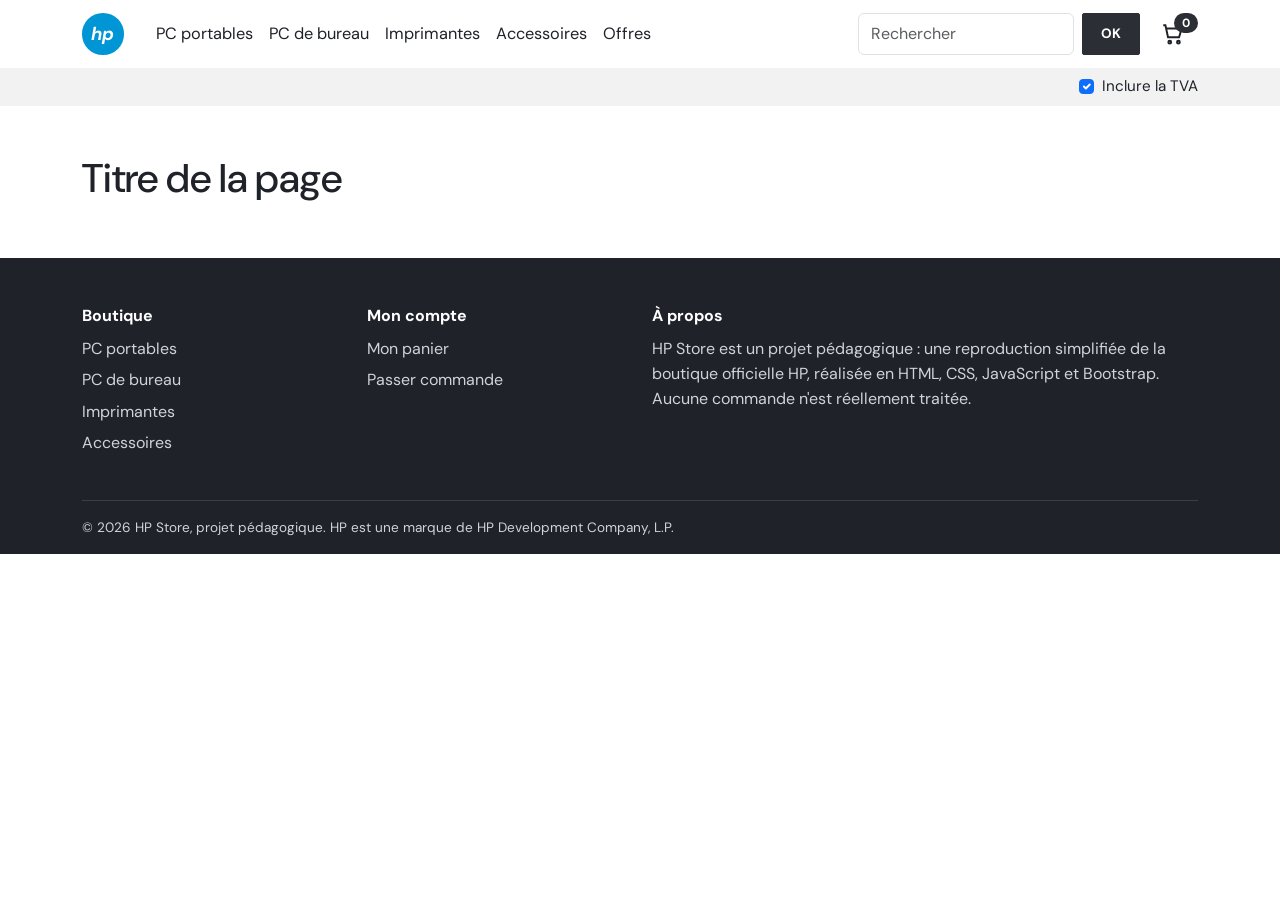
<file: pages/modele.html>
<!DOCTYPE html>
<html lang="fr">

<head>
    <meta charset="UTF-8">
    <meta name="viewport" content="width=device-width, initial-scale=1">
    <!-- À CHANGER : description et titre de la page -->
    <meta name="description" content="HP Store : description courte de la page.">
    <title>HP Store - Titre de la page</title>
    <link href="https://cdn.jsdelivr.net/npm/bootstrap@5.3.3/dist/css/bootstrap.min.css" rel="stylesheet">
    <link rel="preconnect" href="https://fonts.googleapis.com">
    <link rel="preconnect" href="https://fonts.gstatic.com" crossorigin>
    <link href="https://fonts.googleapis.com/css2?family=DM+Sans:wght@400;500;700&amp;display=swap" rel="stylesheet">
    <link href="../css/style.css" rel="stylesheet">
    <!-- À AJOUTER si la page a son propre CSS, par exemple : -->
    <!-- <link href="../css/catalogue.css" rel="stylesheet"> -->
</head>

<body>
    <a class="lien-evitement" href="#contenu">Aller au contenu</a>

    <!-- ===== EN-TÊTE : ne pas modifier, identique sur toutes les pages ===== -->
    <header>
        <nav class="navbar navbar-expand-lg bg-white" aria-label="Navigation principale">
            <div class="container">
                <button class="navbar-toggler border-0" type="button" data-bs-toggle="collapse" data-bs-target="#menu"
                    aria-controls="menu" aria-expanded="false" aria-label="Ouvrir le menu">
                    <span class="navbar-toggler-icon"></span>
                </button>
                <a class="navbar-brand logo me-lg-4" href="../index.html" aria-label="HP Store, retour à l'accueil">
                    <span class="logo-rond">hp</span>
                </a>
                <a class="btn-panier order-lg-last" href="panier.html" aria-label="Voir mon panier">
                    <svg width="26" height="26" viewBox="0 0 24 24" fill="none" stroke="currentColor" stroke-width="1.8"
                        aria-hidden="true">
                        <path d="M3 4h2l2.4 11h10.2L20 7H6.2" />
                        <circle cx="9" cy="19.5" r="1.3" />
                        <circle cx="17" cy="19.5" r="1.3" />
                    </svg>
                    <span id="compteur-panier" class="badge rounded-pill">0</span>
                </a>
                <div class="collapse navbar-collapse" id="menu">
                    <ul class="navbar-nav me-auto mb-2 mb-lg-0">
                        <li class="nav-item"><a class="nav-link" href="catalogue.html?categorie=pc-portables">PC
                                portables</a></li>
                        <li class="nav-item"><a class="nav-link" href="catalogue.html?categorie=pc-bureau">PC de
                                bureau</a></li>
                        <li class="nav-item"><a class="nav-link"
                                href="catalogue.html?categorie=imprimantes">Imprimantes</a></li>
                        <li class="nav-item"><a class="nav-link"
                                href="catalogue.html?categorie=accessoires">Accessoires</a></li>
                        <li class="nav-item"><a class="nav-link" href="../index.html#offres">Offres</a></li>
                    </ul>
                    <form class="d-flex me-lg-3" role="search" action="catalogue.html" method="get">
                        <label class="visually-hidden" for="recherche">Rechercher un produit</label>
                        <input class="form-control" id="recherche" type="search" name="q" placeholder="Rechercher">
                        <button class="btn btn-hp ms-2" type="submit">OK</button>
                    </form>
                </div>
            </div>
        </nav>
        <div class="barre-grise">
            <div class="container text-end">
                <div class="form-check d-inline-block mb-0">
                    <input class="form-check-input" type="checkbox" id="inclure-tva" checked>
                    <label class="form-check-label" for="inclure-tva">Inclure la TVA</label>
                </div>
            </div>
        </div>
    </header>

    <!-- ===== CONTENU DE LA PAGE : c'est ici que vous travaillez ===== -->
    <main id="contenu">
        <div class="container py-5">
            <h1>Titre de la page</h1>
            <!-- Un seul h1 par page. Écrivez le contenu ici (sections, grilles Bootstrap, etc.) -->
        </div>
    </main>

    <!-- ===== PIED DE PAGE : ne pas modifier, identique sur toutes les pages ===== -->
    <footer class="pied">
        <div class="container">
            <div class="row g-4">
                <div class="col-6 col-md-3">
                    <h2 class="h6">Boutique</h2>
                    <ul class="list-unstyled">
                        <li><a href="catalogue.html?categorie=pc-portables">PC portables</a></li>
                        <li><a href="catalogue.html?categorie=pc-bureau">PC de bureau</a></li>
                        <li><a href="catalogue.html?categorie=imprimantes">Imprimantes</a></li>
                        <li><a href="catalogue.html?categorie=accessoires">Accessoires</a></li>
                    </ul>
                </div>
                <div class="col-6 col-md-3">
                    <h2 class="h6">Mon compte</h2>
                    <ul class="list-unstyled">
                        <li><a href="panier.html">Mon panier</a></li>
                        <li><a href="commande.html">Passer commande</a></li>
                    </ul>
                </div>
                <div class="col-12 col-md-6">
                    <h2 class="h6">À propos</h2>
                    <p>HP Store est un projet pédagogique : une reproduction simplifiée de la boutique officielle HP,
                        réalisée en HTML, CSS, JavaScript et Bootstrap. Aucune commande n'est réellement traitée.</p>
                </div>
            </div>
            <p class="copyright">&copy; 2026 HP Store, projet pédagogique. HP est une marque de HP Development Company,
                L.P.</p>
        </div>
    </footer>

    <script src="https://cdn.jsdelivr.net/npm/bootstrap@5.3.3/dist/js/bootstrap.bundle.min.js"></script>
    <script src="../js/main.js"></script>
    <!-- À AJOUTER si la page a son propre JavaScript, par exemple : -->
    <!-- <script src="../js/catalogue.js"></script> -->
</body>

</html>
</file>
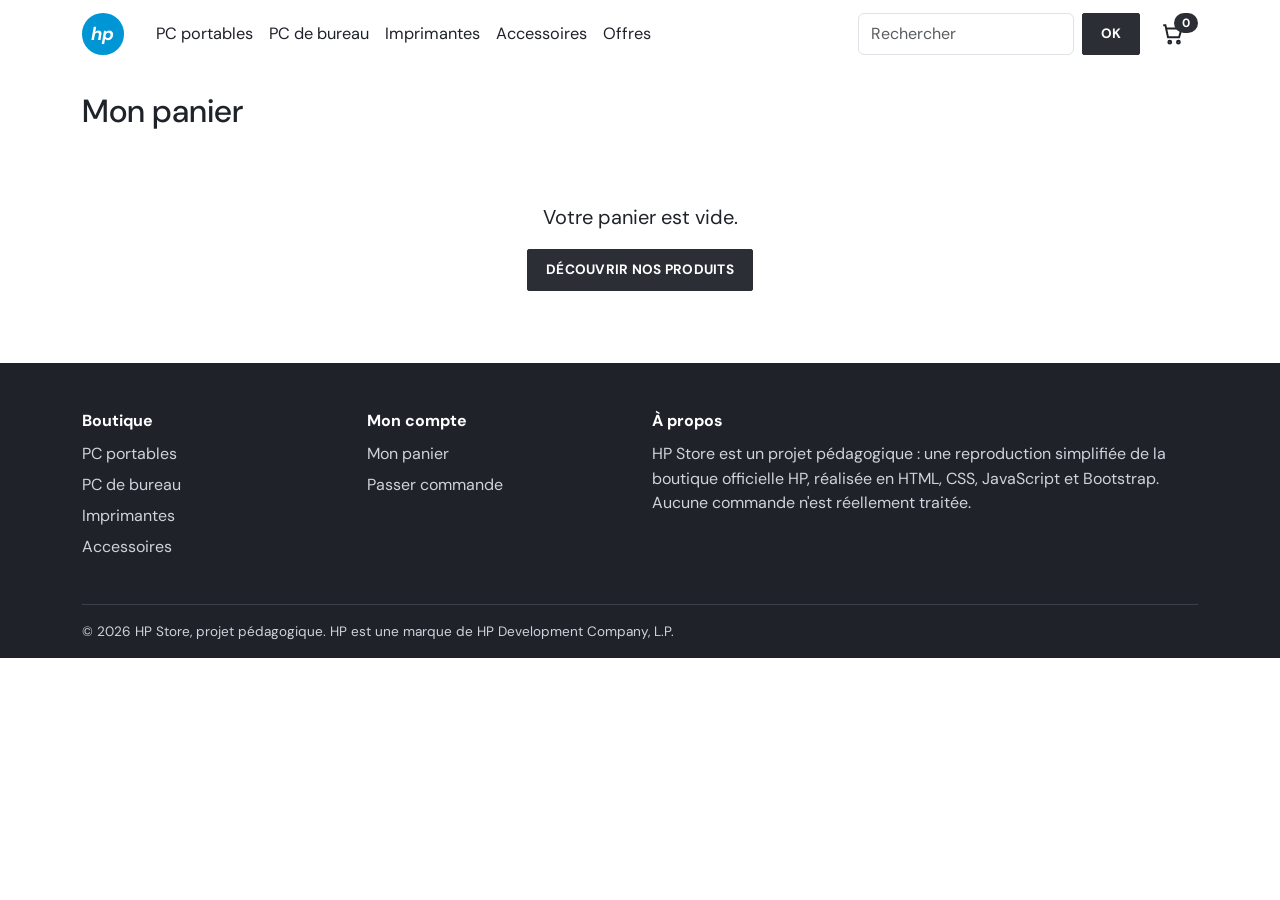
<file: pages/panier.html>
<!DOCTYPE html>
<html lang="fr">
<head>
    <meta charset="utf-8">
    <meta name="viewport" content="width=device-width, initial-scale=1">
    <title>Mon panier - HP Store</title>
    <meta name="description" content="Votre panier HP Store : articles, quantités, code promo et total.">
    <link href="https://cdn.jsdelivr.net/npm/bootstrap@5.3.3/dist/css/bootstrap.min.css" rel="stylesheet">
    <link rel="preconnect" href="https://fonts.googleapis.com">
    <link rel="preconnect" href="https://fonts.gstatic.com" crossorigin>
    <link href="https://fonts.googleapis.com/css2?family=DM+Sans:wght@400;500;700&amp;display=swap" rel="stylesheet">
    <link href="../css/style.css" rel="stylesheet">
    <link href="../css/panier.css" rel="stylesheet">
</head>
<body>
    <a class="lien-evitement" href="#contenu">Aller au contenu</a>

    <header>
        <nav class="navbar navbar-expand-lg bg-white" aria-label="Navigation principale">
            <div class="container">
                <button class="navbar-toggler border-0" type="button" data-bs-toggle="collapse" data-bs-target="#menu"
                    aria-controls="menu" aria-expanded="false" aria-label="Ouvrir le menu">
                    <span class="navbar-toggler-icon"></span>
                </button>
                <a class="navbar-brand logo me-lg-4" href="../index.html" aria-label="HP Store, retour à l'accueil">
                    <span class="logo-rond">hp</span>
                </a>
                <a class="btn-panier order-lg-last" href="panier.html" aria-label="Voir mon panier">
                    <svg width="26" height="26" viewBox="0 0 24 24" fill="none" stroke="currentColor" stroke-width="1.8"
                        aria-hidden="true">
                        <path d="M3 4h2l2.4 11h10.2L20 7H6.2" />
                        <circle cx="9" cy="19.5" r="1.3" />
                        <circle cx="17" cy="19.5" r="1.3" />
                    </svg>
                    <span id="compteur-panier" class="badge rounded-pill">0</span>
                </a>
                <div class="collapse navbar-collapse" id="menu">
                    <ul class="navbar-nav me-auto mb-2 mb-lg-0">
                        <li class="nav-item"><a class="nav-link" href="catalogue.html?categorie=pc-portables">PC portables</a></li>
                        <li class="nav-item"><a class="nav-link" href="catalogue.html?categorie=pc-bureau">PC de bureau</a></li>
                        <li class="nav-item"><a class="nav-link" href="catalogue.html?categorie=imprimantes">Imprimantes</a></li>
                        <li class="nav-item"><a class="nav-link" href="catalogue.html?categorie=accessoires">Accessoires</a></li>
                        <li class="nav-item"><a class="nav-link" href="../index.html#offres">Offres</a></li>
                    </ul>
                    <form class="d-flex me-lg-3" role="search" action="catalogue.html" method="get">
                        <label class="visually-hidden" for="recherche">Rechercher un produit</label>
                        <input class="form-control" id="recherche" type="search" name="q" placeholder="Rechercher">
                        <button class="btn btn-hp ms-2" type="submit">OK</button>
                    </form>
                </div>
            </div>
        </nav>
    </header>

    <main id="contenu" class="container py-4">
        <h1 class="h2 mb-4">Mon panier</h1>

        <div class="alert alert-danger d-none" id="message-erreur" role="alert"></div>

        <!-- Panier vide -->
        <div class="text-center py-5 d-none" id="panier-vide">
            <p class="fs-5">Votre panier est vide.</p>
            <a class="btn btn-hp" href="catalogue.html">Découvrir nos produits</a>
        </div>

        <!-- Panier rempli -->
        <div class="row g-4 d-none" id="panier-contenu">
            <section class="col-lg-8" aria-label="Articles du panier">
                <div class="table-responsive">
                    <table class="table align-middle">
                        <caption class="visually-hidden">Articles du panier</caption>
                        <thead>
                            <tr>
                                <th scope="col">Produit</th>
                                <th scope="col">Prix unitaire</th>
                                <th scope="col">Quantité</th>
                                <th scope="col">Total</th>
                                <th scope="col"><span class="visually-hidden">Supprimer</span></th>
                            </tr>
                        </thead>
                        <tbody id="lignes-panier"></tbody>
                    </table>
                </div>
                <button type="button" class="btn btn-contour" id="btn-vider">Vider le panier</button>
            </section>

            <aside class="col-lg-4" aria-labelledby="titre-recap">
                <div class="recap p-3 border rounded">
                    <h2 class="h5" id="titre-recap">Récapitulatif</h2>

                    <form id="form-promo" class="mb-3" novalidate>
                        <label for="code-promo" class="form-label">Code promo</label>
                        <div class="d-flex gap-2">
                            <input type="text" class="form-control" id="code-promo" autocomplete="off">
                            <button type="submit" class="btn btn-contour">Appliquer</button>
                        </div>
                        <p id="message-promo" class="small mt-2 mb-0" role="status"></p>
                    </form>

                    <div class="d-flex justify-content-between mb-2">
                        <span>Sous-total</span><span id="sous-total"></span>
                    </div>
                    <div class="d-flex justify-content-between mb-2 d-none" id="ligne-remise">
                        <span>Remise</span><span id="remise"></span>
                    </div>
                    <div class="d-flex justify-content-between mb-2">
                        <span>Livraison</span><span id="livraison"></span>
                    </div>
                    <hr>
                    <div class="d-flex justify-content-between fs-5 fw-bold mb-3">
                        <span>Total TTC</span><span id="total"></span>
                    </div>
                    <p class="small text-body-secondary" id="info-livraison"></p>
                    <a class="btn btn-hp w-100" href="commande.html">Commander</a>
                </div>
            </aside>
        </div>
    </main>

    <footer class="pied">
        <div class="container">
            <div class="row g-4">
                <div class="col-6 col-md-3">
                    <h2 class="h6">Boutique</h2>
                    <ul class="list-unstyled">
                        <li><a href="catalogue.html?categorie=pc-portables">PC portables</a></li>
                        <li><a href="catalogue.html?categorie=pc-bureau">PC de bureau</a></li>
                        <li><a href="catalogue.html?categorie=imprimantes">Imprimantes</a></li>
                        <li><a href="catalogue.html?categorie=accessoires">Accessoires</a></li>
                    </ul>
                </div>
                <div class="col-6 col-md-3">
                    <h2 class="h6">Mon compte</h2>
                    <ul class="list-unstyled">
                        <li><a href="panier.html">Mon panier</a></li>
                        <li><a href="commande.html">Passer commande</a></li>
                    </ul>
                </div>
                <div class="col-12 col-md-6">
                    <h2 class="h6">À propos</h2>
                    <p>HP Store est un projet pédagogique : une reproduction simplifiée de la boutique officielle HP,
                        réalisée en HTML, CSS, JavaScript et Bootstrap. Aucune commande n'est réellement traitée.</p>
                </div>
            </div>
            <p class="copyright">&copy; 2026 HP Store, projet pédagogique. HP est une marque de HP Development Company, L.P.</p>
        </div>
    </footer>

    <script src="../js/main.js"></script>
    <script src="../js/panier.js"></script>
    <script src="../js/panier-page.js"></script>
    <script src="https://cdn.jsdelivr.net/npm/bootstrap@5.3.3/dist/js/bootstrap.bundle.min.js"></script>
</body>
</html>
</file>
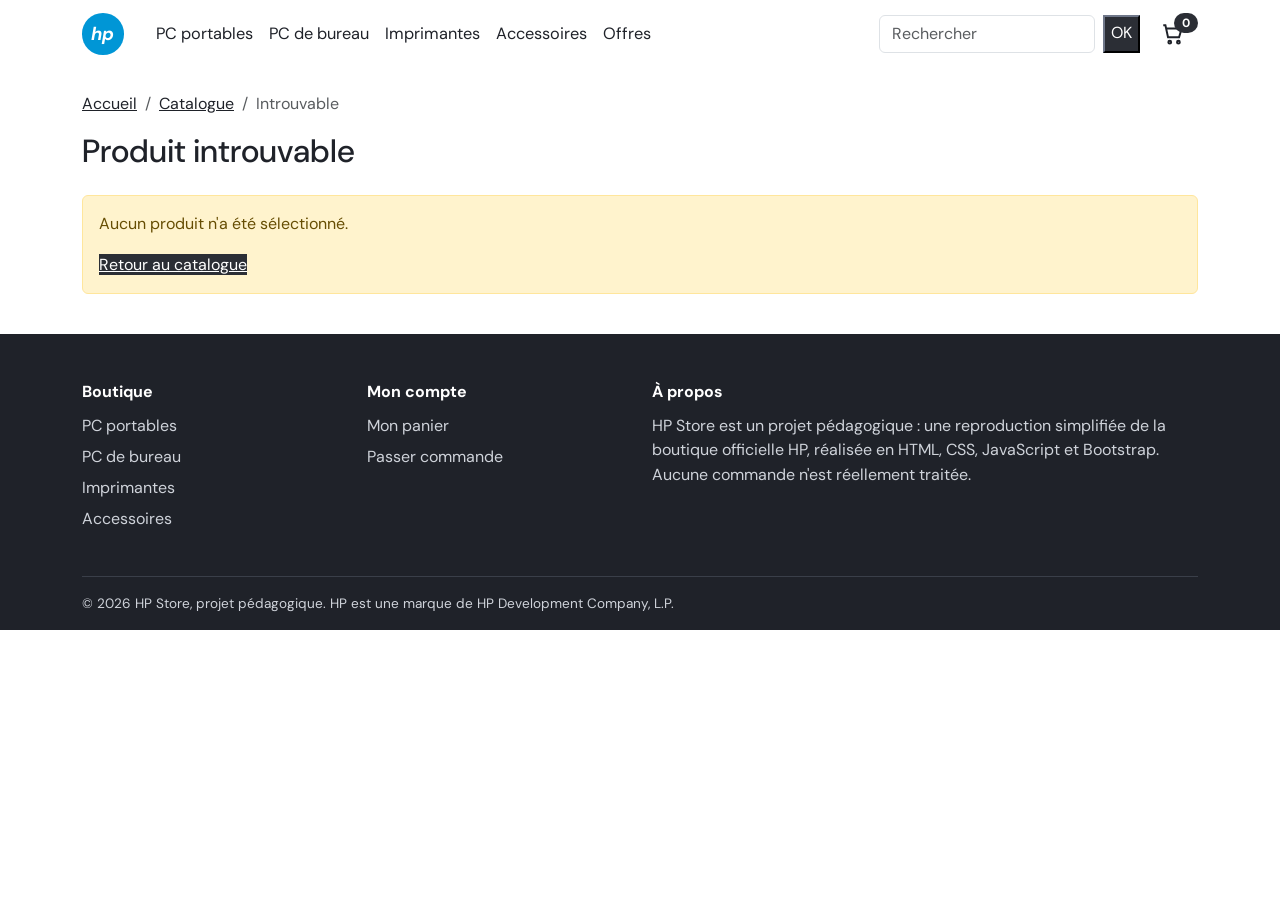
<file: pages/produit.html>
<!DOCTYPE html>
<html lang="fr">
<head>
  <meta charset="utf-8">
  <meta name="viewport" content="width=device-width, initial-scale=1">
  <title>Fiche produit - HP Store</title>
  <meta name="description" content="Fiche détaillée d'un produit HP : caractéristiques, prix et disponibilité.">
  <link href="https://cdn.jsdelivr.net/npm/bootstrap@5.3.3/dist/css/bootstrap.min.css" rel="stylesheet">
<link rel="preconnect" href="https://fonts.googleapis.com">
<link rel="preconnect" href="https://fonts.gstatic.com" crossorigin>
<link href="https://fonts.googleapis.com/css2?family=DM+Sans:wght@400;500;700&amp;display=swap" rel="stylesheet">
<link href="../css/style.css" rel="stylesheet">
<link href="../css/produits.css" rel="stylesheet">
</head>
<body>

  <a class="lien-evitement" href="#contenu">Aller au contenu</a>

<header>
    <nav class="navbar navbar-expand-lg bg-white" aria-label="Navigation principale">
        <div class="container">
            <button class="navbar-toggler border-0" type="button" data-bs-toggle="collapse" data-bs-target="#menu"
                aria-controls="menu" aria-expanded="false" aria-label="Ouvrir le menu">
                <span class="navbar-toggler-icon"></span>
            </button>
            <a class="navbar-brand logo me-lg-4" href="../index.html" aria-label="HP Store, retour à l'accueil">
                <span class="logo-rond">hp</span>
            </a>
            <a class="btn-panier order-lg-last" href="panier.html" aria-label="Voir mon panier">
                <svg width="26" height="26" viewBox="0 0 24 24" fill="none" stroke="currentColor" stroke-width="1.8"
                    aria-hidden="true">
                    <path d="M3 4h2l2.4 11h10.2L20 7H6.2" />
                    <circle cx="9" cy="19.5" r="1.3" />
                    <circle cx="17" cy="19.5" r="1.3" />
                </svg>
                <span id="compteur-panier" class="badge rounded-pill">0</span>
            </a>
            <div class="collapse navbar-collapse" id="menu">
                <ul class="navbar-nav me-auto mb-2 mb-lg-0">
                    <li class="nav-item"><a class="nav-link" href="catalogue.html?categorie=pc-portables">PC portables</a></li>
                    <li class="nav-item"><a class="nav-link" href="catalogue.html?categorie=pc-bureau">PC de bureau</a></li>
                    <li class="nav-item"><a class="nav-link" href="catalogue.html?categorie=imprimantes">Imprimantes</a></li>
                    <li class="nav-item"><a class="nav-link" href="catalogue.html?categorie=accessoires">Accessoires</a></li>
                    <li class="nav-item"><a class="nav-link" href="../index.html#offres">Offres</a></li>
                </ul>
                <form class="d-flex me-lg-3" role="search" action="catalogue.html" method="get">
                    <label class="visually-hidden" for="recherche">Rechercher un produit</label>
                    <input class="form-control" id="recherche" type="search" name="q" placeholder="Rechercher">
                    <button class="btn-hp ms-2" type="submit">OK</button>
                </form>
            </div>
        </div>
    </nav>
</header>

  <main id="contenu" class="container py-4">
    <nav aria-label="Fil d'Ariane">
      <ol class="breadcrumb">
        <li class="breadcrumb-item"><a href="../index.html">Accueil</a></li>
        <li class="breadcrumb-item"><a href="catalogue.html">Catalogue</a></li>
        <li class="breadcrumb-item active" aria-current="page" id="fil-nom">Produit</li>
      </ol>
    </nav>

    <h1 class="h2 mb-4" id="produit-titre">Chargement du produit…</h1>

    <!-- Produit introuvable ou erreur de chargement -->
    <div class="alert alert-warning d-none" id="erreur-produit" role="alert">
      <p class="mb-3" id="texte-erreur"></p>
      <a class="btn-hp" href="catalogue.html">Retour au catalogue</a>
    </div>

    <!-- Fiche produit (remplie par js/produit.js) -->
    <div class="d-none" id="fiche-produit">
      <div class="row g-4">

        <div class="col-md-6">
          <img id="image-principale" class="fiche-image-principale"
               src="[data-uri]"
               alt="" width="800" height="600">
          <div class="d-flex flex-wrap gap-2 mt-3" id="miniatures"></div>
        </div>

        <div class="col-md-6">
          <p class="text-body-secondary mb-2" id="produit-reference"></p>
          <p class="mb-3" id="produit-stock"></p>
          <p class="fiche-prix mb-0" id="produit-prix"></p>
          <p class="text-body-secondary">TVA incluse</p>
          <p id="produit-description"></p>
          <p>Usage : <span id="produit-usage"></span></p>

          <form id="formulaire-ajout" class="mt-4">
            <div class="d-flex flex-wrap align-items-end gap-3">
              <div>
                <label for="quantite" class="form-label">Quantité</label>
                <input type="number" class="form-control fiche-quantite" id="quantite" value="1" min="1" step="1" required>
              </div>
              <button type="submit" class="btn-hp btn-lg" id="btn-ajouter">Ajouter au panier</button>
            </div>
          </form>

          <div class="alert d-none mt-3" id="message-ajout" role="status">
            <span id="message-texte"></span>
            <a class="alert-link ms-2 d-none" id="lien-panier" href="panier.html">Voir le panier</a>
          </div>
        </div>
      </div>

      <section class="mt-5" aria-labelledby="titre-caracteristiques">
        <h2 class="h4" id="titre-caracteristiques">Caractéristiques</h2>
        <div class="table-responsive">
          <table class="table table-striped fiche-tableau">
            <caption class="visually-hidden">Caractéristiques techniques du produit</caption>
            <tbody id="tableau-caracteristiques"></tbody>
          </table>
        </div>
      </section>
    </div>
  </main>

  <footer class="pied">
    <div class="container">
        <div class="row g-4">
            <div class="col-6 col-md-3">
                <h2 class="h6">Boutique</h2>
                <ul class="list-unstyled">
                    <li><a href="catalogue.html?categorie=pc-portables">PC portables</a></li>
                    <li><a href="catalogue.html?categorie=pc-bureau">PC de bureau</a></li>
                    <li><a href="catalogue.html?categorie=imprimantes">Imprimantes</a></li>
                    <li><a href="catalogue.html?categorie=accessoires">Accessoires</a></li>
                </ul>
            </div>
            <div class="col-6 col-md-3">
                <h2 class="h6">Mon compte</h2>
                <ul class="list-unstyled">
                    <li><a href="panier.html">Mon panier</a></li>
                    <li><a href="commande.html">Passer commande</a></li>
                </ul>
            </div>
            <div class="col-12 col-md-6">
                <h2 class="h6">À propos</h2>
                <p>HP Store est un projet pédagogique : une reproduction simplifiée de la boutique officielle HP,
                    réalisée en HTML, CSS, JavaScript et Bootstrap. Aucune commande n'est réellement traitée.</p>
            </div>
        </div>
        <p class="copyright">&copy; 2026 HP Store, projet pédagogique. HP est une marque de HP Development Company, L.P.</p>
    </div>
</footer>

  <script src="../js/main.js"></script>
<script src="../js/panier.js"></script>
<script src="../js/produit.js"></script>   <!-- produit.js dans produit.html -->
<script src="https://cdn.jsdelivr.net/npm/bootstrap@5.3.3/dist/js/bootstrap.bundle.min.js"></script>
</body>
</html>
</file>
<file: css/catalogue.css>
/* Page catalogue : les couleurs communes viennent de style.css (variables :root).
   Les valeurs après la virgule servent de secours si la variable n'existe pas encore. */

.panneau-filtres {
  background-color: var(--gris, #f5f5f5);
}

.carte-produit {
  border-color: var(--bordure, #dee2e6);
  transition: box-shadow 0.2s ease;
}

.carte-produit:hover,
.carte-produit:focus-within {
  box-shadow: 0 0.5rem 1rem rgba(0, 0, 0, 0.12);
}

.carte-produit-image {
  background-color: #fff;
  aspect-ratio: 4 / 3;
  width: 100%;
  object-fit: contain;
  padding: 0.75rem;
}

.carte-produit-nom {
  font-size: 1.05rem;
  font-weight: 600;
}

.carte-produit-nom a {
  color: inherit;
  text-decoration: none;
}

.carte-produit-nom a:hover {
  color: var(--bleu-hp, #0096d6);
  text-decoration: underline;
}

.carte-produit-caracteristiques {
  list-style: none;
  padding-left: 0;
  margin-bottom: 0;
  font-size: 0.9rem;
  color: #495057;
}

.carte-produit-prix {
  font-size: 1.35rem;
  font-weight: 700;
  color: var(--noir, #212529);
}

.carte-produit-tva {
  font-size: 0.8rem;
  color: #6c757d;
}

.carte-produit-rupture .carte-produit-image {
  opacity: 0.5;
}

.btn-hp:disabled {
  background: var(--anthracite, #2b2e35);
  border-color: var(--anthracite, #2b2e35);
  color: #fff;
  opacity: 0.5;
}
</file>
<file: css/commande.css>
/* HP Store - page de commande */
.recap {
    background: var(--perle);
    border-radius: var(--rayon);
    padding: 1.5rem;
    position: sticky;
    top: 1rem;
}

.recap-ligne {
    display: flex;
    justify-content: space-between;
    gap: 1rem;
    padding: 0.5rem 0;
    border-bottom: 1px solid var(--bordure);
}

.recap-ligne span:first-child {
    flex: 1;
}

.totaux {
    margin-top: 1rem;
}

.totaux>div {
    display: flex;
    justify-content: space-between;
    padding: 0.25rem 0;
}

.totaux dt,
.totaux dd {
    font-weight: 400;
    margin: 0;
}

.totaux .total {
    font-size: 1.25rem;
    border-top: 2px solid var(--noir);
    margin-top: 0.5rem;
    padding-top: 0.5rem;
}

.totaux .total dt,
.totaux .total dd {
    font-weight: 700;
}

fieldset legend {
    float: none;
    width: auto;
}
</file>
<file: css/panier.css>
.panier-image {
  width: 80px;
  height: 80px;
  object-fit: contain;
  background: #fff;
  border: 1px solid var(--bordure, #d9dde3);
  border-radius: 0.5rem;
  padding: 0.25rem;
}

.champ-quantite {
  width: 6rem;
}

.recap {
  background: var(--gris, #f2f2f2);
}
</file>
<file: css/produits.css>
/* Fiche produit (pages/produit.html) */

.fiche-image-principale {
  display: block;
  width: 100%;
  height: auto;
  aspect-ratio: 4 / 3;
  object-fit: contain;
  background-color: #fff;
  border: 1px solid var(--hp-gris-bordure, #dee2e6);
  border-radius: 0.5rem;
  padding: 1rem;
}

.fiche-miniature {
  width: 80px;
  padding: 0.25rem;
  background-color: #fff;
  border: 2px solid var(--hp-gris-bordure, #dee2e6);
  border-radius: 0.375rem;
  cursor: pointer;
}

.fiche-miniature img {
  display: block;
  width: 100%;
  height: auto;
  object-fit: contain;
}

.fiche-miniature.actif {
  border-color: var(--hp-bleu, #0096d6);
}

.fiche-prix {
  font-size: 2rem;
  font-weight: 700;
  color: var(--hp-noir, #212529);
}

.fiche-quantite {
  width: 7rem;
}

.fiche-tableau th {
  width: 40%;
  font-weight: 600;
}
</file>
<file: css/style.css>
/* ==========================================================
   HP Store - styles communs (chargé après Bootstrap)
   Police unique : DM Sans (légère, lisible, chargement rapide)
   ========================================================== */

:root {
    --noir: #1f2229;
    --anthracite: #2b2e35;
    /* boutons sombres */
    --jaune: #f9f24d;
    /* couleur d'accent, comme la boutique HP */
    --bleu-hp: #0096d6;
    --gris: #f2f2f2;
    --gris-texte: #565c68;
    --bordure: #d9dde3;
    --vert: #17653f;
    --orange: #9a4a05;
    --rayon: 1rem;
    --police: "DM Sans", system-ui, -apple-system, "Segoe UI", Arial, sans-serif;
}

body {
    font-family: var(--police);
    color: var(--noir);
    line-height: 1.55;
}

h1,
h2,
h3,
h4 {
    font-weight: 500;
}

a {
    color: var(--noir);
}

/* Accessibilité */
.lien-evitement {
    position: absolute;
    left: -999px;
    top: 0;
    background: var(--noir);
    color: #fff;
    padding: 0.5rem 1rem;
    z-index: 2000;
}

.lien-evitement:focus {
    left: 0;
}

a:focus-visible,
button:focus-visible,
input:focus-visible {
    outline: 3px solid var(--bleu-hp);
    outline-offset: 2px;
}

/* Boutons : rectangulaires, texte en majuscules */
.btn {
    font-weight: 700;
    text-transform: uppercase;
    font-size: 0.85rem;
    letter-spacing: 0.02em;
    border-radius: 2px;
    padding: 0.6rem 1.1rem;
}

.btn-hp {
    background: var(--anthracite);
    border-color: var(--anthracite);
    color: #fff;
}

.btn-hp:hover,
.btn-hp:focus {
    background: #000;
    border-color: #000;
    color: #fff;
}

.btn-clair {
    background: #fff;
    border-color: #fff;
    color: var(--noir);
}

.btn-clair:hover {
    background: var(--jaune);
    border-color: var(--jaune);
    color: var(--noir);
}

.btn-contour {
    background: transparent;
    border: 1px solid var(--noir);
    color: var(--noir);
}

.btn-contour:hover {
    background: var(--noir);
    color: #fff;
}

.btn-contour-clair {
    background: transparent;
    border: 1px solid #fff;
    color: #fff;
}

.btn-contour-clair:hover {
    background: #fff;
    color: var(--noir);
}

/* En-tête */
.navbar .nav-link {
    color: var(--noir);
    font-size: 1.02rem;
    padding-left: 0.9rem;
    padding-right: 0.9rem;
}

.navbar .nav-link:hover {
    text-decoration: underline;
}

.logo-rond {
    display: inline-flex;
    align-items: center;
    justify-content: center;
    width: 2.6rem;
    height: 2.6rem;
    border-radius: 50%;
    background: var(--bleu-hp);
    color: #fff;
    font-weight: 700;
    font-style: italic;
    font-size: 1.15rem;
}

.btn-panier {
    position: relative;
    color: var(--noir);
    margin-left: auto;
    margin-right: 0.5rem;
    padding: 0.25rem;
}

.btn-panier .badge {
    position: absolute;
    top: -4px;
    right: -8px;
    background: var(--anthracite);
    color: #fff;
}

.barre-grise {
    background: var(--gris);
    padding: 0.45rem 0;
    font-size: 0.95rem;
}

/* Zones d'image provisoires (à remplacer par de vraies images) */
.visuel {
    display: flex;
    align-items: center;
    justify-content: center;
    aspect-ratio: 4 / 3;
    background: linear-gradient(135deg, #e4e7ec, #f4f5f7);
    color: var(--gris-texte);
    font-size: 0.9rem;
    text-align: center;
    border-radius: var(--rayon);
}

img.visuel {
    object-fit: cover;
    width: 100%;
    height: auto;
}

/* Bannière (carrousel) */
.slide {
    display: flex;
    align-items: center;
    gap: 3rem;
    min-height: clamp(380px, 62vh, 600px);
    padding: 3rem 6rem;
    color: #fff;
    border-radius: 0;
}

.slide-gris {
    background: linear-gradient(90deg, rgba(0, 0, 0, 0.6) 0%, rgba(0, 0, 0, 0.1) 75%), url("../images/fond-slide-1.webp") center / cover no-repeat, #4b5563;
}

.slide-nuit {
    background: linear-gradient(90deg, rgba(0, 0, 0, 0.6) 0%, rgba(0, 0, 0, 0.1) 75%), url("../images/fond-slide-2.webp") center / cover no-repeat, #34394a;
}

.slide-prune {
    background: linear-gradient(90deg, rgba(0, 0, 0, 0.6) 0%, rgba(0, 0, 0, 0.1) 75%), url("../images/fond-slide-4.webp") center / cover no-repeat, #3b1a4a;
}

.slide-vert {
    background: linear-gradient(90deg, rgba(0, 0, 0, 0.6) 0%, rgba(0, 0, 0, 0.1) 75%), url("../images/fond-slide-5.webp") center / cover no-repeat, #0f3d2e;
}

.slide-ardoise {
    background: linear-gradient(90deg, rgba(0, 0, 0, 0.6) 0%, rgba(0, 0, 0, 0.1) 75%), url("../images/fond-slide-6.webp") center / cover no-repeat, #26324a;
}

.slide-bleu {
    background: linear-gradient(90deg, rgba(0, 0, 0, 0.6) 0%, rgba(0, 0, 0, 0.1) 75%), url("../images/fond-slide-3.webp") center / cover no-repeat, #0b4f78;
}

.slide-texte {
    flex: 1;
    max-width: 38rem;
}

.slide-texte h1,
.slide-texte h2 {
    font-size: clamp(2rem, 4.5vw, 3.4rem);
    font-weight: 500;
    line-height: 1.12;
}

.slide-sur {
    font-weight: 700;
    margin-bottom: 0.5rem;
}

.visuel-slide {
    flex: 1;
    display: none;
    min-height: 340px;
    background: rgba(255, 255, 255, 0.15);
    color: #fff;
}

.carousel-indicators {
    margin-bottom: 0.5rem;
}

img.visuel-slide {
    height: clamp(260px, 42vh, 460px);
    aspect-ratio: auto;
    object-fit: contain;
    background: transparent;
}

img.rond {
    object-fit: contain;
    background: #f4f5f7;
}

.carte-produit img.visuel {
    aspect-ratio: 1 / 1;
    object-fit: contain;
    background: #fff;
    padding: 0.75rem;
}

#banniere {
    position: relative;
}

.btn-pause {
    position: absolute;
    right: 1rem;
    bottom: 0.6rem;
    z-index: 5;
    background: rgba(0, 0, 0, 0.5);
    color: #fff;
    border: 0;
    border-radius: 1rem;
    padding: 0.2rem 0.8rem;
    font-size: 0.8rem;
}

.btn-pause:hover {
    background: #000;
}

/* Sections */
.section {
    padding: 3rem 0;
}

.titre-section {
    text-align: center;
    font-size: clamp(1.8rem, 4vw, 2.6rem);
    font-weight: 400;
    margin-bottom: 2rem;
}

/* Catégories rondes */
.liste-rondes {
    display: flex;
    flex-wrap: wrap;
    justify-content: center;
    gap: 1.5rem 2.5rem;
    margin: 0;
}

.liste-rondes a {
    display: flex;
    flex-direction: column;
    align-items: center;
    gap: 0.6rem;
    text-decoration: none;
    color: var(--noir);
}

.liste-rondes a:hover {
    text-decoration: underline;
}

.rond {
    display: flex;
    align-items: center;
    justify-content: center;
    width: 96px;
    height: 96px;
    border-radius: 50%;
    background: linear-gradient(135deg, #e4e7ec, #f4f5f7);
    font-size: 2.2rem;
}

.rond-jaune {
    background: var(--jaune);
}

/* Cartes produits (réutilisables dans catalogue.css) */
.carte-produit {
    height: 100%;
    display: flex;
    flex-direction: column;
    background: #fff;
    border: 1px solid var(--bordure);
    border-radius: var(--rayon);
    overflow: hidden;
}

.carte-produit .visuel {
    border-radius: 0;
}

.carte-produit .corps {
    display: flex;
    flex-direction: column;
    flex: 1;
    padding: 1.1rem;
}

.carte-produit h3 {
    font-size: 1.1rem;
    font-weight: 500;
}

.carte-produit .specs {
    color: var(--gris-texte);
    font-size: 0.9rem;
    flex: 1;
}

.carte-produit .prix {
    font-size: 1.4rem;
    font-weight: 700;
    margin-bottom: 0.75rem;
}

.carte-produit .prix-etiquette {
    font-size: 0.8rem;
    font-weight: 400;
    color: var(--gris-texte);
}

.pastille {
    display: inline-block;
    align-self: flex-start;
    background: var(--jaune);
    font-size: 0.85rem;
    padding: 0.15rem 0.7rem;
    border-radius: 1rem;
    margin-bottom: 0.5rem;
}

.stock {
    font-size: 0.85rem;
    font-weight: 700;
    margin-bottom: 0.25rem;
}

.stock-ok {
    color: var(--vert);
}

.stock-bientot {
    color: var(--orange);
}

/* Cartes partenaires sombres */
.carte-sombre {
    display: flex;
    flex-direction: column;
    height: 100%;
    border-radius: var(--rayon);
    overflow: hidden;
    color: #fff;
    background: #0a1b33;
}

.visuel-partenaire {
    display: block;
    width: 100%;
    height: 220px;
    object-fit: contain;
    background: rgba(255, 255, 255, 0.04);
}

.corps-sombre {
    display: flex;
    flex-direction: column;
    align-items: flex-start;
    flex: 1;
    padding: 1.25rem;
}

.corps-sombre p {
    flex: 1;
}

.carte-sombre h3 {
    font-weight: 700;
    font-size: 1.25rem;
}

.fond-1 {
    background: #0b2a4a;
}

.fond-2 {
    background: #0a0f18;
}

.fond-3 {
    background: #0a1230;
}

.fond-4 {
    background: #1a0508;
}

/* Programmes avantages */
.visuel-programme {
    margin-bottom: 1rem;
    aspect-ratio: 4 / 3;
    object-fit: contain;
    background: var(--perle);
}

.titre-programme {
    font-size: 1.25rem;
}

/* Avantages */
.liste-avantages {
    display: flex;
    flex-wrap: wrap;
    justify-content: space-around;
    gap: 1rem;
    background: var(--gris);
    padding: 1.25rem;
    margin: 0;
}

.liste-avantages li {
    text-decoration: underline;
}

/* Newsletter */
.bloc-newsletter {
    background: linear-gradient(90deg, rgba(0, 0, 0, 0.75), rgba(0, 0, 0, 0.2)), url("../images/fond-newsletter.webp") center / cover no-repeat, #000;
    color: #fff;
    border-radius: var(--rayon);
    padding: 3rem 2rem;
    max-width: 100%;
}

.bloc-newsletter h2 {
    font-size: clamp(2rem, 5vw, 3rem);
    font-weight: 400;
}

.bloc-newsletter p {
    max-width: 40rem;
}

/* Pied de page */
.pied {
    background: var(--noir);
    color: #cfd3da;
    padding: 3rem 0 1rem;
}

.pied h2 {
    color: #fff;
    font-weight: 700;
    margin-bottom: 0.75rem;
}

.pied a {
    color: #cfd3da;
    text-decoration: none;
}

.pied a:hover {
    color: #fff;
    text-decoration: underline;
}

.pied li {
    margin-bottom: 0.4rem;
}

.copyright {
    border-top: 1px solid #3a3f49;
    margin: 1.75rem 0 0;
    padding-top: 1rem;
    font-size: 0.85rem;
}

@media (min-width: 768px) {
    .visuel-slide {
        display: flex;
    }
}

@media (max-width: 767px) {
    .slide {
        padding: 2rem 1.5rem 3rem;
    }
}

@media (prefers-reduced-motion: reduce) {
    * {
        transition: none !important;
        scroll-behavior: auto !important;
    }
}
</file>
